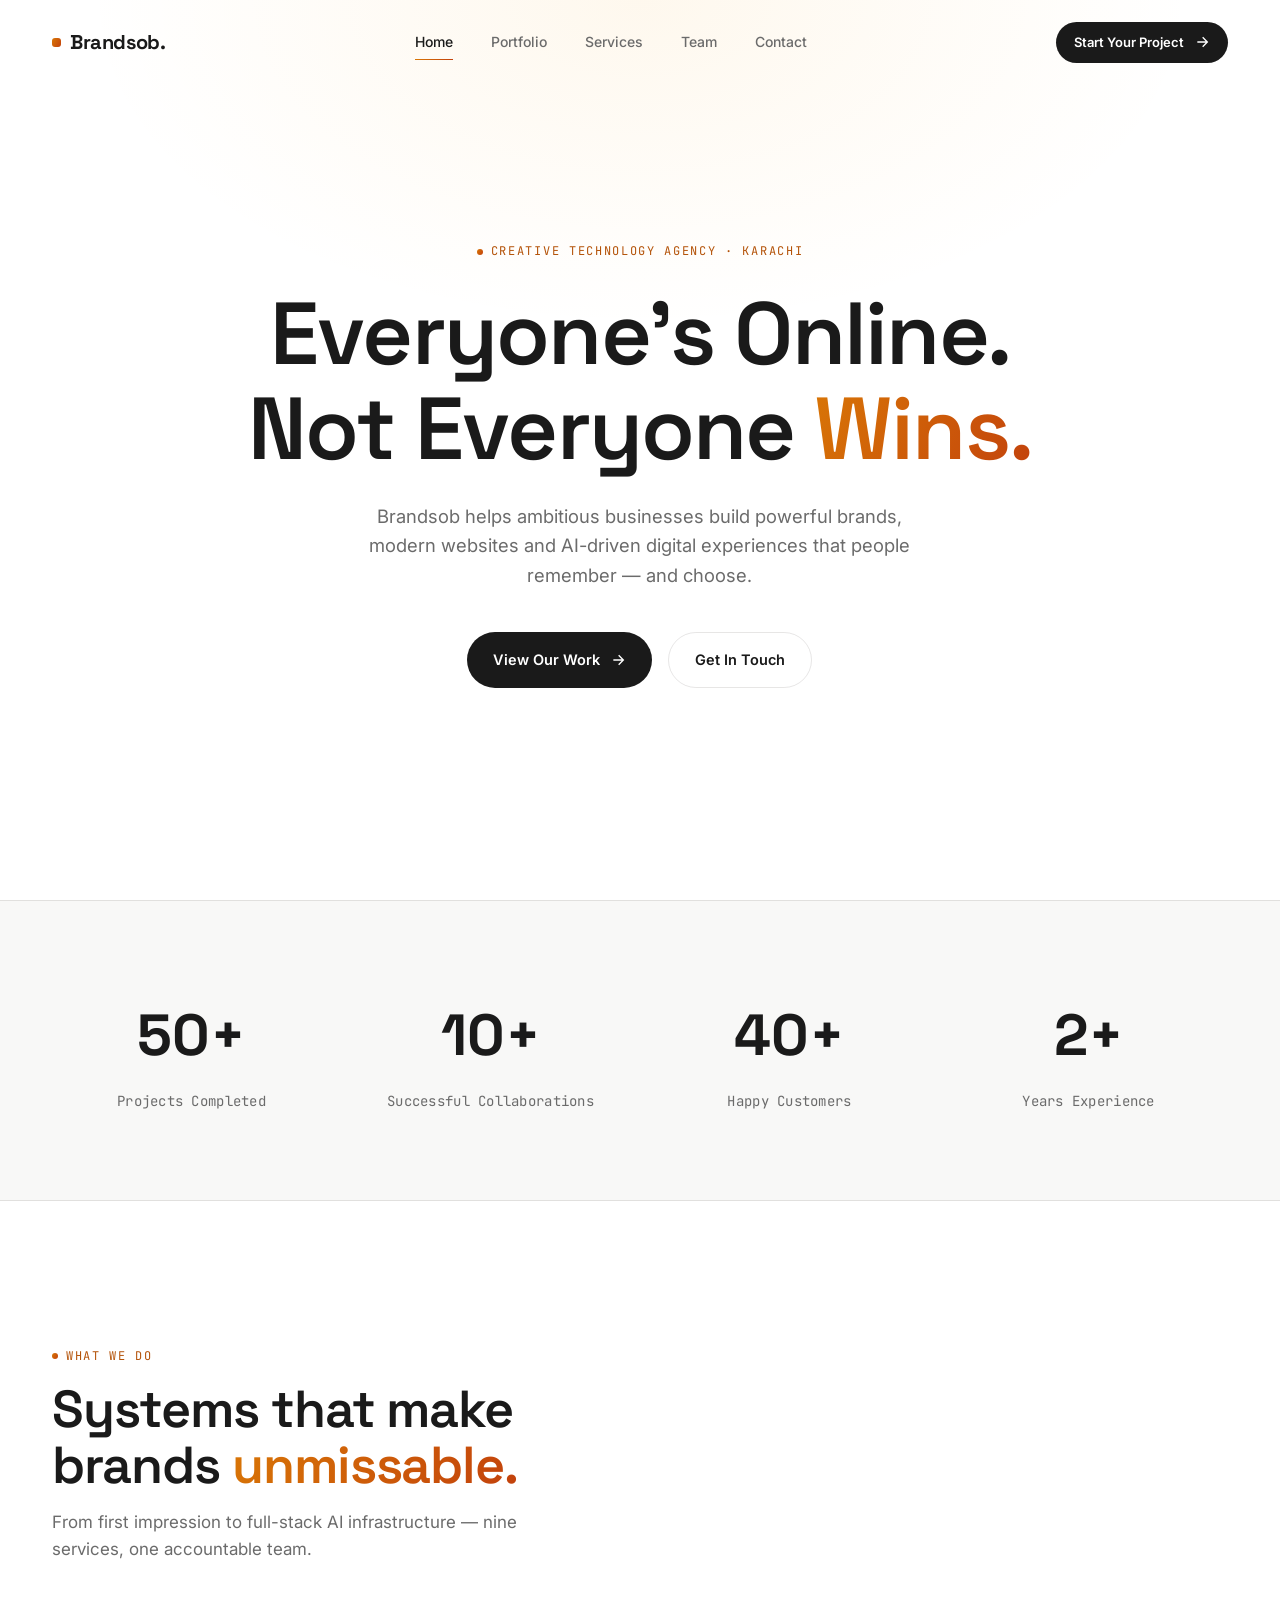
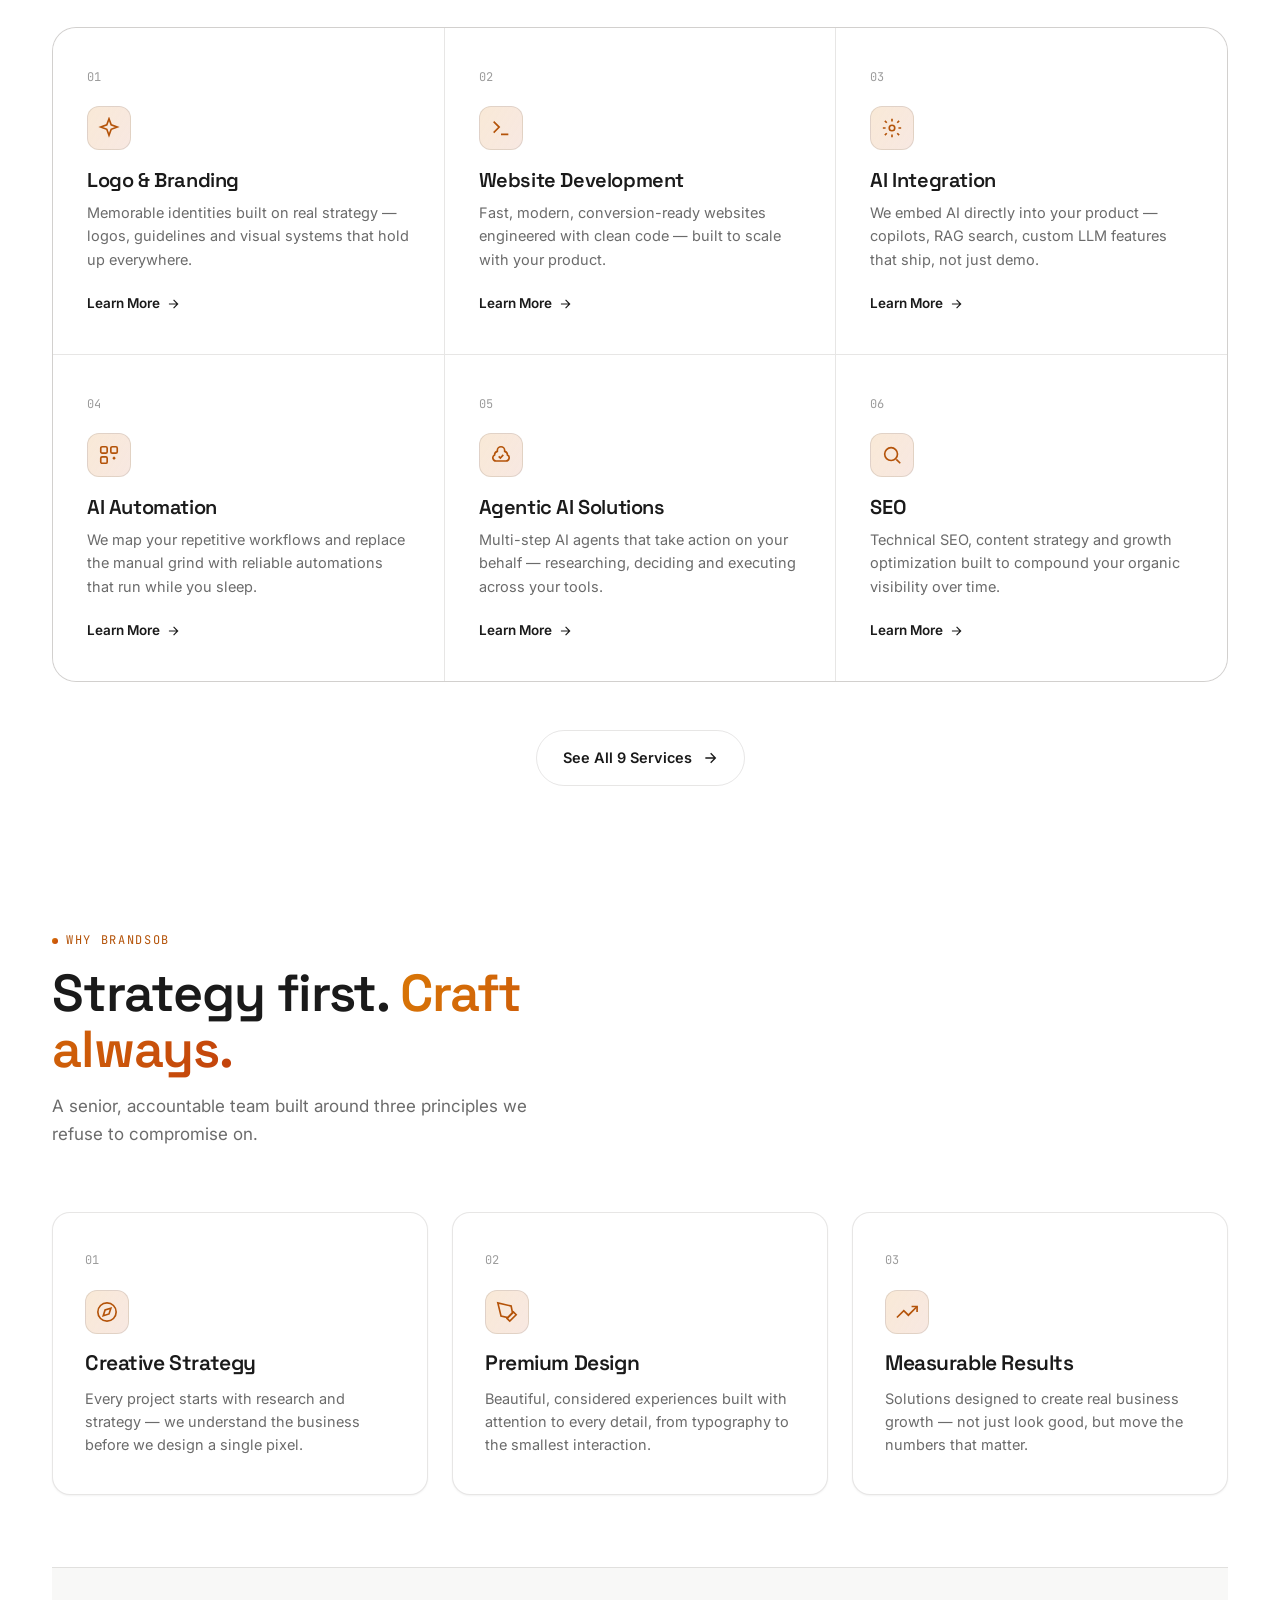
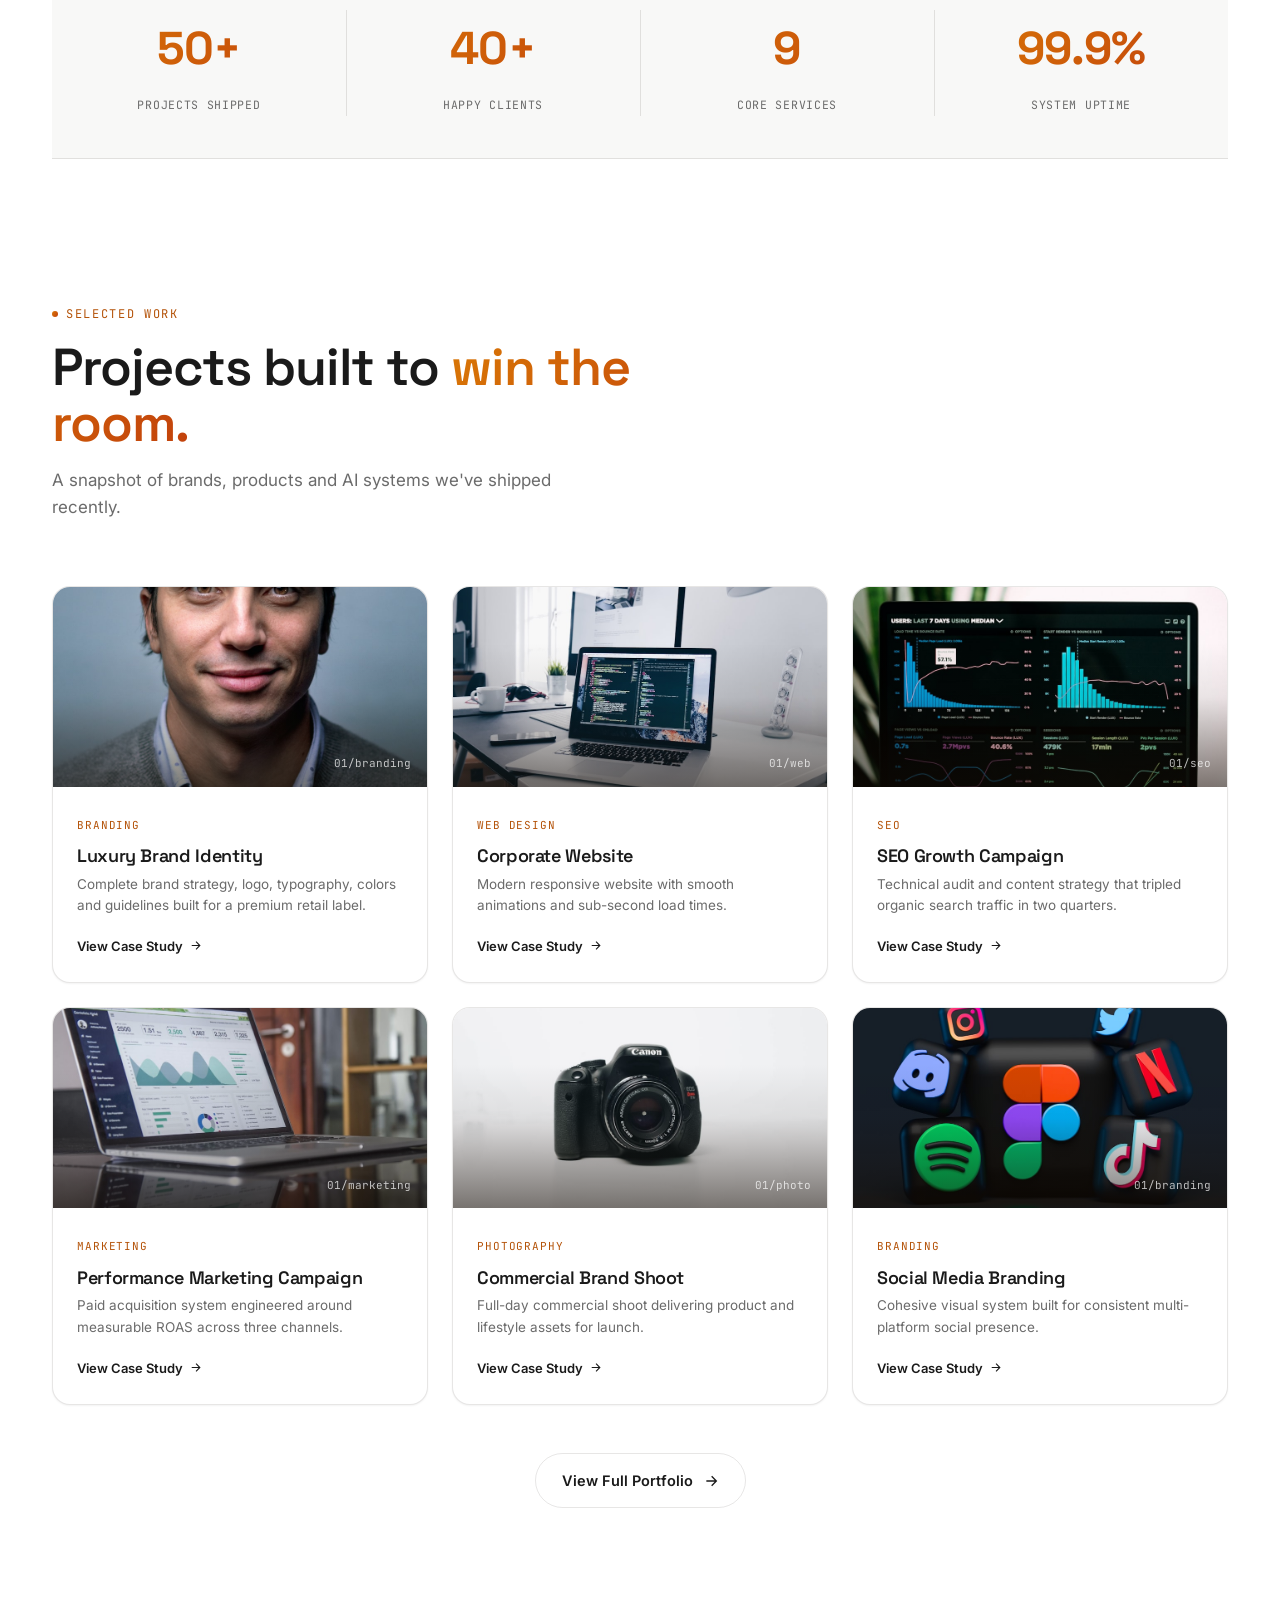
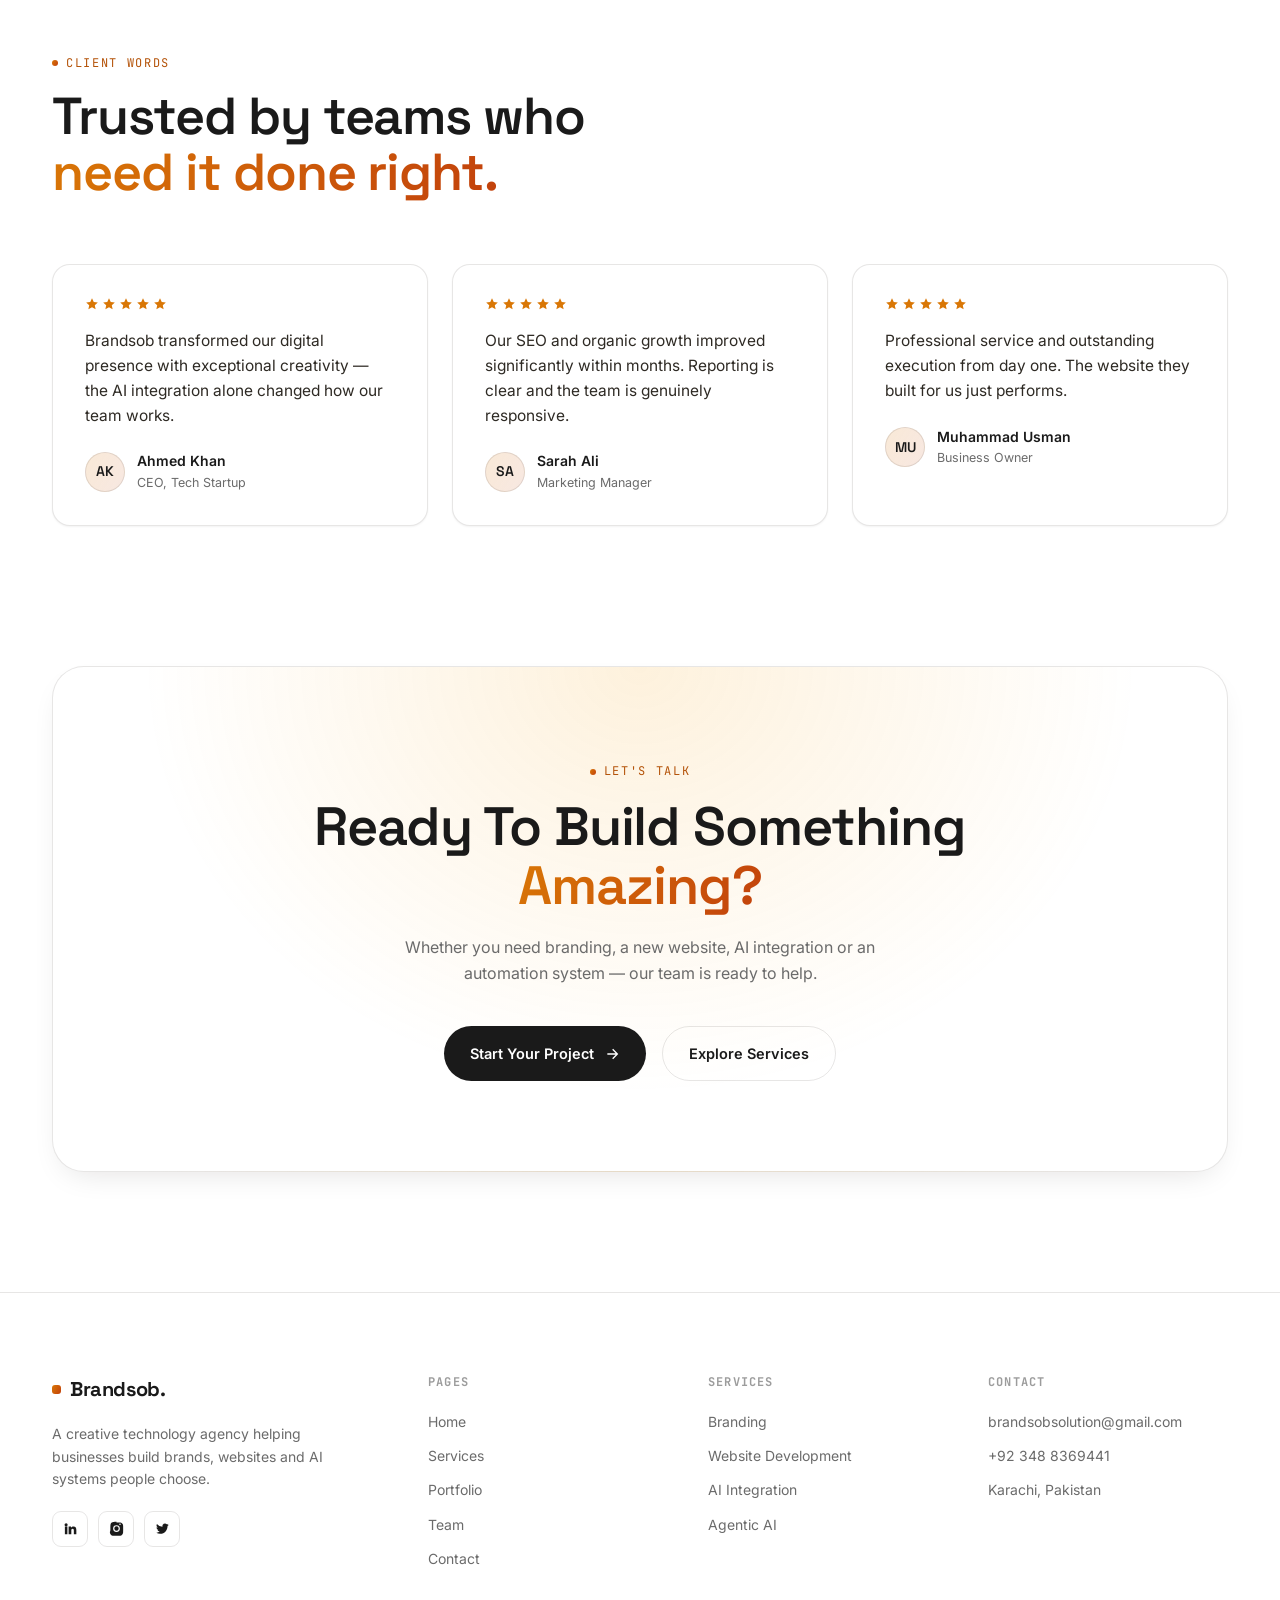
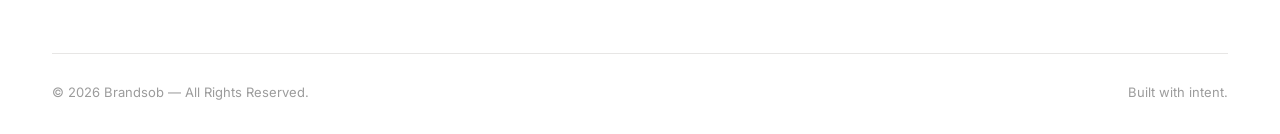
<file: index.html>
<!DOCTYPE html>
<html lang="en">
<head>
<meta charset="UTF-8">
<meta name="viewport" content="width=device-width, initial-scale=1.0">
<title>Brandsob — Branding, Web &amp; AI Systems for Ambitious Brands</title>
<meta name="description" content="Brandsob helps ambitious businesses build powerful brands, modern websites and AI-driven systems that people remember. Branding, web development, AI integration, agentic AI, SEO and digital marketing.">
<meta property="og:title" content="Brandsob — Everyone's Online. Not Everyone Wins.">
<meta property="og:description" content="Branding, web design, AI integration, AI automation, agentic AI and digital marketing for businesses that want to be chosen, not just found.">
<meta property="og:type" content="website">
<link rel="preconnect" href="https://fonts.googleapis.com">
<link rel="preconnect" href="https://fonts.gstatic.com" crossorigin>
<link href="https://fonts.googleapis.com/css2?family=Space+Grotesk:wght@500;600;700&family=Inter:wght@400;500;600;700&family=JetBrains+Mono:wght@400;500&display=swap" rel="stylesheet">
<link rel="stylesheet" href="css/style.css">
</head>
<body>

<!-- ===== HEADER ===== -->
<header id="siteHeader">
  <div class="wrap nav">
    <a href="index.html" class="logo"><span class="dot"></span>Brandsob.</a>
    <nav class="nav-links">
      <a href="index.html">Home</a>
      <a href="portfolio.html">Portfolio</a>
      <a href="services.html">Services</a>
      <a href="team.html">Team</a>
      <a href="contact.html">Contact</a>
    </nav>
    <div class="nav-right">
      <a href="contact.html" class="btn btn-primary btn-sm">Start Your Project <svg viewBox="0 0 24 24" fill="none" stroke="currentColor" stroke-width="2"><path d="M5 12h14M13 5l7 7-7 7"/></svg></a>
      <button class="burger" id="burgerBtn" aria-label="Open menu"><span></span><span></span><span></span></button>
    </div>
  </div>
</header>

<div class="mobile-menu" id="mobileMenu">
  <a href="index.html">Home</a>
  <a href="portfolio.html">Portfolio</a>
  <a href="services.html">Services</a>
  <a href="team.html">Team</a>
  <a href="contact.html">Contact</a>
</div>

<!-- ===== HERO (centered) ===== -->
<section class="hero">
  <div class="wrap hero-inner">
    <span class="eyebrow center">Creative Technology Agency · Karachi</span>
    <h1>Everyone's Online.<br>Not Everyone <span class="grad-text">Wins.</span></h1>
    <p class="lead">Brandsob helps ambitious businesses build powerful brands, modern websites and AI-driven digital experiences that people remember — and choose.</p>
    <div class="hero-ctas">
      <a href="portfolio.html" class="btn btn-primary">View Our Work <svg viewBox="0 0 24 24" fill="none" stroke="currentColor" stroke-width="2"><path d="M5 12h14M13 5l7 7-7 7"/></svg></a>
      <a href="contact.html" class="btn btn-ghost">Get In Touch</a>
    </div>
  </div>
  <!-- <div class="scroll-cue"><span>Scroll</span><span class="line"></span></div> -->
</section>

<!-- ===== IMPACT ===== -->
<section class="impact">
  <div class="wrap impact-grid">
    <div class="reveal"><div class="impact-num"><span class="counter" data-target="50">0</span>+</div><div class="impact-label">Projects Completed</div></div>
    <div class="reveal"><div class="impact-num"><span class="counter" data-target="10">0</span>+</div><div class="impact-label">Successful Collaborations</div></div>
    <div class="reveal"><div class="impact-num"><span class="counter" data-target="40">0</span>+</div><div class="impact-label">Happy Customers</div></div>
    <div class="reveal"><div class="impact-num"><span class="counter" data-target="2">0</span>+</div><div class="impact-label">Years Experience</div></div>
  </div>
</section>

<!-- ===== SERVICES PREVIEW ===== -->
<section class="section" id="services">
  <div class="wrap">
    <div class="section-head reveal">
      <span class="eyebrow">What We Do</span>
      <h2>Systems that make brands <span class="grad-text">unmissable.</span></h2>
      <p>From first impression to full-stack AI infrastructure — nine services, one accountable team.</p>
    </div>
    <div class="services-grid">
      <div class="service-card reveal">
        <span class="num">01</span>
        <div class="service-icon"><svg viewBox="0 0 24 24" fill="none" stroke="currentColor" stroke-width="1.8"><path d="M12 2l2.4 6.6L21 11l-6.6 2.4L12 20l-2.4-6.6L3 11l6.6-2.4L12 2z"/></svg></div>
        <h3>Logo &amp; Branding</h3>
        <p>Memorable identities built on real strategy — logos, guidelines and visual systems that hold up everywhere.</p>
        <a href="services.html#branding" class="service-more">Learn More <svg viewBox="0 0 24 24" fill="none" stroke="currentColor" stroke-width="2"><path d="M5 12h14M13 5l7 7-7 7"/></svg></a>
      </div>
      <div class="service-card reveal">
        <span class="num">02</span>
        <div class="service-icon"><svg viewBox="0 0 24 24" fill="none" stroke="currentColor" stroke-width="1.8"><path d="M4 17l6-6-6-6M12 19h8"/></svg></div>
        <h3>Website Development</h3>
        <p>Fast, modern, conversion-ready websites engineered with clean code — built to scale with your product.</p>
        <a href="services.html#website" class="service-more">Learn More <svg viewBox="0 0 24 24" fill="none" stroke="currentColor" stroke-width="2"><path d="M5 12h14M13 5l7 7-7 7"/></svg></a>
      </div>
      <div class="service-card reveal">
        <span class="num">03</span>
        <div class="service-icon"><svg viewBox="0 0 24 24" fill="none" stroke="currentColor" stroke-width="1.8"><circle cx="12" cy="12" r="3"/><path d="M12 2v3M12 19v3M4.2 4.2l2.1 2.1M17.7 17.7l2.1 2.1M2 12h3M19 12h3M4.2 19.8l2.1-2.1M17.7 6.3l2.1-2.1"/></svg></div>
        <h3>AI Integration</h3>
        <p>We embed AI directly into your product — copilots, RAG search, custom LLM features that ship, not just demo.</p>
        <a href="services.html#ai-integration" class="service-more">Learn More <svg viewBox="0 0 24 24" fill="none" stroke="currentColor" stroke-width="2"><path d="M5 12h14M13 5l7 7-7 7"/></svg></a>
      </div>
      <div class="service-card reveal">
        <span class="num">04</span>
        <div class="service-icon"><svg viewBox="0 0 24 24" fill="none" stroke="currentColor" stroke-width="1.8"><rect x="3" y="3" width="7" height="7" rx="1.5"/><rect x="14" y="3" width="7" height="7" rx="1.5"/><rect x="3" y="14" width="7" height="7" rx="1.5"/><path d="M17.5 14v3M16 15.5h3"/></svg></div>
        <h3>AI Automation</h3>
        <p>We map your repetitive workflows and replace the manual grind with reliable automations that run while you sleep.</p>
        <a href="services.html#ai-automation" class="service-more">Learn More <svg viewBox="0 0 24 24" fill="none" stroke="currentColor" stroke-width="2"><path d="M5 12h14M13 5l7 7-7 7"/></svg></a>
      </div>
      <div class="service-card reveal">
        <span class="num">05</span>
        <div class="service-icon"><svg viewBox="0 0 24 24" fill="none" stroke="currentColor" stroke-width="1.8"><path d="M12 3a4 4 0 0 1 4 4v1a4 4 0 0 1 3 3.9 3.5 3.5 0 0 1-1.5 6.6H6.5A3.5 3.5 0 0 1 5 11.9 4 4 0 0 1 8 8V7a4 4 0 0 1 4-4z"/><path d="M9.5 13.5l1.8 1.8 3.2-3.4"/></svg></div>
        <h3>Agentic AI Solutions</h3>
        <p>Multi-step AI agents that take action on your behalf — researching, deciding and executing across your tools.</p>
        <a href="services.html#agentic-ai" class="service-more">Learn More <svg viewBox="0 0 24 24" fill="none" stroke="currentColor" stroke-width="2"><path d="M5 12h14M13 5l7 7-7 7"/></svg></a>
      </div>
      <div class="service-card reveal">
        <span class="num">06</span>
        <div class="service-icon"><svg viewBox="0 0 24 24" fill="none" stroke="currentColor" stroke-width="1.8"><circle cx="11" cy="11" r="7"/><path d="M21 21l-4.3-4.3"/></svg></div>
        <h3>SEO</h3>
        <p>Technical SEO, content strategy and growth optimization built to compound your organic visibility over time.</p>
        <a href="services.html#seo" class="service-more">Learn More <svg viewBox="0 0 24 24" fill="none" stroke="currentColor" stroke-width="2"><path d="M5 12h14M13 5l7 7-7 7"/></svg></a>
      </div>
    </div>
    <div style="text-align:center; margin-top:48px;" class="reveal">
      <a href="services.html" class="btn btn-ghost">See All 9 Services <svg viewBox="0 0 24 24" fill="none" stroke="currentColor" stroke-width="2"><path d="M5 12h14M13 5l7 7-7 7"/></svg></a>
    </div>
  </div>
</section>

<!-- ===== WHY BRANDSOB ===== -->
<section class="section" style="padding-top:0;">
  <div class="wrap">
    <div class="section-head reveal">
      <span class="eyebrow">Why Brandsob</span>
      <h2>Strategy first. <span class="grad-text">Craft always.</span></h2>
      <p>A senior, accountable team built around three principles we refuse to compromise on.</p>
    </div>
    <div class="why-grid">
      <div class="why-card reveal">
        <span class="why-index">01</span>
        <div class="why-icon"><svg viewBox="0 0 24 24" fill="none" stroke="currentColor" stroke-width="1.8"><circle cx="12" cy="12" r="10"/><path d="M16.2 7.8l-2 6.3-6.3 2 2-6.3z"/></svg></div>
        <h3>Creative Strategy</h3>
        <p>Every project starts with research and strategy — we understand the business before we design a single pixel.</p>
      </div>
      <div class="why-card reveal">
        <span class="why-index">02</span>
        <div class="why-icon"><svg viewBox="0 0 24 24" fill="none" stroke="currentColor" stroke-width="1.8"><path d="M12 19l7-7 3 3-7 7-3-3z"/><path d="M18 13l-1.5-7.5L2 2l3.5 14.5L13 18l5-5z"/></svg></div>
        <h3>Premium Design</h3>
        <p>Beautiful, considered experiences built with attention to every detail, from typography to the smallest interaction.</p>
      </div>
      <div class="why-card reveal">
        <span class="why-index">03</span>
        <div class="why-icon"><svg viewBox="0 0 24 24" fill="none" stroke="currentColor" stroke-width="1.8"><path d="M23 6l-9.5 9.5-5-5L1 18"/><path d="M17 6h6v6"/></svg></div>
        <h3>Measurable Results</h3>
        <p>Solutions designed to create real business growth — not just look good, but move the numbers that matter.</p>
      </div>
    </div>
    <div class="why-stats">
      <div class="why-stat reveal"><div class="n grad-text">50+</div><div class="l">Projects Shipped</div></div>
      <div class="why-stat reveal"><div class="n grad-text">40+</div><div class="l">Happy Clients</div></div>
      <div class="why-stat reveal"><div class="n grad-text">9</div><div class="l">Core Services</div></div>
      <div class="why-stat reveal"><div class="n grad-text">99.9%</div><div class="l">System Uptime</div></div>
    </div>
  </div>
</section>

<!-- ===== PORTFOLIO PREVIEW ===== -->
<section class="section" style="padding-top:0;">
  <div class="wrap">
    <div class="section-head reveal">
      <span class="eyebrow">Selected Work</span>
      <h2>Projects built to <span class="grad-text">win the room.</span></h2>
      <p>A snapshot of brands, products and AI systems we've shipped recently.</p>
    </div>
    <div class="portfolio-grid" id="portfolioPreview"></div>
    <div style="text-align:center; margin-top:48px;" class="reveal">
      <a href="portfolio.html" class="btn btn-ghost">View Full Portfolio <svg viewBox="0 0 24 24" fill="none" stroke="currentColor" stroke-width="2"><path d="M5 12h14M13 5l7 7-7 7"/></svg></a>
    </div>
  </div>
</section>

<!-- ===== TESTIMONIALS ===== -->
<section class="section" style="padding-top:0;">
  <div class="wrap">
    <div class="section-head reveal">
      <span class="eyebrow">Client Words</span>
      <h2>Trusted by teams who <span class="grad-text">need it done right.</span></h2>
    </div>
    <div class="test-grid">
      <div class="test-card reveal">
        <div class="stars">
          <svg viewBox="0 0 24 24" fill="currentColor"><path d="M12 2l3 6.5 7 .8-5.2 4.9L18.2 21 12 17.4 5.8 21l1.4-6.8L2 9.3l7-.8z"/></svg><svg viewBox="0 0 24 24" fill="currentColor"><path d="M12 2l3 6.5 7 .8-5.2 4.9L18.2 21 12 17.4 5.8 21l1.4-6.8L2 9.3l7-.8z"/></svg><svg viewBox="0 0 24 24" fill="currentColor"><path d="M12 2l3 6.5 7 .8-5.2 4.9L18.2 21 12 17.4 5.8 21l1.4-6.8L2 9.3l7-.8z"/></svg><svg viewBox="0 0 24 24" fill="currentColor"><path d="M12 2l3 6.5 7 .8-5.2 4.9L18.2 21 12 17.4 5.8 21l1.4-6.8L2 9.3l7-.8z"/></svg><svg viewBox="0 0 24 24" fill="currentColor"><path d="M12 2l3 6.5 7 .8-5.2 4.9L18.2 21 12 17.4 5.8 21l1.4-6.8L2 9.3l7-.8z"/></svg>
        </div>
        <p class="quote">Brandsob transformed our digital presence with exceptional creativity — the AI integration alone changed how our team works.</p>
        <div class="test-who"><div class="test-avatar">AK</div><div><div class="name">Ahmed Khan</div><div class="role">CEO, Tech Startup</div></div></div>
      </div>
      <div class="test-card reveal">
        <div class="stars">
          <svg viewBox="0 0 24 24" fill="currentColor"><path d="M12 2l3 6.5 7 .8-5.2 4.9L18.2 21 12 17.4 5.8 21l1.4-6.8L2 9.3l7-.8z"/></svg><svg viewBox="0 0 24 24" fill="currentColor"><path d="M12 2l3 6.5 7 .8-5.2 4.9L18.2 21 12 17.4 5.8 21l1.4-6.8L2 9.3l7-.8z"/></svg><svg viewBox="0 0 24 24" fill="currentColor"><path d="M12 2l3 6.5 7 .8-5.2 4.9L18.2 21 12 17.4 5.8 21l1.4-6.8L2 9.3l7-.8z"/></svg><svg viewBox="0 0 24 24" fill="currentColor"><path d="M12 2l3 6.5 7 .8-5.2 4.9L18.2 21 12 17.4 5.8 21l1.4-6.8L2 9.3l7-.8z"/></svg><svg viewBox="0 0 24 24" fill="currentColor"><path d="M12 2l3 6.5 7 .8-5.2 4.9L18.2 21 12 17.4 5.8 21l1.4-6.8L2 9.3l7-.8z"/></svg>
        </div>
        <p class="quote">Our SEO and organic growth improved significantly within months. Reporting is clear and the team is genuinely responsive.</p>
        <div class="test-who"><div class="test-avatar">SA</div><div><div class="name">Sarah Ali</div><div class="role">Marketing Manager</div></div></div>
      </div>
      <div class="test-card reveal">
        <div class="stars">
          <svg viewBox="0 0 24 24" fill="currentColor"><path d="M12 2l3 6.5 7 .8-5.2 4.9L18.2 21 12 17.4 5.8 21l1.4-6.8L2 9.3l7-.8z"/></svg><svg viewBox="0 0 24 24" fill="currentColor"><path d="M12 2l3 6.5 7 .8-5.2 4.9L18.2 21 12 17.4 5.8 21l1.4-6.8L2 9.3l7-.8z"/></svg><svg viewBox="0 0 24 24" fill="currentColor"><path d="M12 2l3 6.5 7 .8-5.2 4.9L18.2 21 12 17.4 5.8 21l1.4-6.8L2 9.3l7-.8z"/></svg><svg viewBox="0 0 24 24" fill="currentColor"><path d="M12 2l3 6.5 7 .8-5.2 4.9L18.2 21 12 17.4 5.8 21l1.4-6.8L2 9.3l7-.8z"/></svg><svg viewBox="0 0 24 24" fill="currentColor"><path d="M12 2l3 6.5 7 .8-5.2 4.9L18.2 21 12 17.4 5.8 21l1.4-6.8L2 9.3l7-.8z"/></svg>
        </div>
        <p class="quote">Professional service and outstanding execution from day one. The website they built for us just performs.</p>
        <div class="test-who"><div class="test-avatar">MU</div><div><div class="name">Muhammad Usman</div><div class="role">Business Owner</div></div></div>
      </div>
    </div>
  </div>
</section>

<!-- ===== CTA ===== -->
<section class="cta-section" style="padding-top:0;">
  <div class="wrap">
    <div class="cta-box reveal">
      <span class="eyebrow center">Let's Talk</span>
      <h2 style="margin-top:16px;">Ready To Build Something <span class="grad-text">Amazing?</span></h2>
      <p>Whether you need branding, a new website, AI integration or an automation system — our team is ready to help.</p>
      <div class="cta-actions">
        <a href="contact.html" class="btn btn-primary">Start Your Project <svg viewBox="0 0 24 24" fill="none" stroke="currentColor" stroke-width="2"><path d="M5 12h14M13 5l7 7-7 7"/></svg></a>
        <a href="services.html" class="btn btn-ghost">Explore Services</a>
      </div>
    </div>
  </div>
</section>

<!-- ===== FOOTER ===== -->
<footer>
  <div class="wrap">
    <div class="footer-top">
      <div class="footer-brand">
        <a href="index.html" class="logo"><span class="dot"></span>Brandsob.</a>
        <p>A creative technology agency helping businesses build brands, websites and AI systems people choose.</p>
        <div class="footer-social">
          <a href="#" aria-label="LinkedIn"><svg viewBox="0 0 24 24" fill="currentColor"><path d="M4.98 3.5a2.5 2.5 0 11-.02 5 2.5 2.5 0 01.02-5zM3 8.98h4V21H3V8.98zM9 8.98h3.8v1.64h.05c.53-.98 1.82-2.02 3.75-2.02 4 0 4.74 2.5 4.74 5.75V21h-4v-5.6c0-1.34-.03-3.06-1.87-3.06-1.87 0-2.16 1.46-2.16 2.96V21H9V8.98z"/></svg></a>
          <a href="#" aria-label="Instagram"><svg viewBox="0 0 24 24" fill="currentColor"><path d="M12 2.2c3.2 0 3.6 0 4.85.07 1.17.05 1.97.24 2.43.4a4.9 4.9 0 011.77 1.15 4.9 4.9 0 011.15 1.77c.16.46.35 1.26.4 2.43.07 1.25.07 1.65.07 4.85s0 3.6-.07 4.85c-.05 1.17-.24 1.97-.4 2.43a4.9 4.9 0 01-1.15 1.77 4.9 4.9 0 01-1.77 1.15c-.46.16-1.26.35-2.43.4-1.25.07-1.65.07-4.85.07s-3.6 0-4.85-.07c-1.17-.05-1.97-.24-2.43-.4a4.9 4.9 0 01-1.77-1.15 4.9 4.9 0 01-1.15-1.77c-.16-.46-.35-1.26-.4-2.43C2.2 15.6 2.2 15.2 2.2 12s0-3.6.07-4.85c.05-1.17.24-1.97.4-2.43a4.9 4.9 0 011.15-1.77A4.9 4.9 0 015.6 1.8c.46-.16 1.26-.35 2.43-.4C9.28 1.33 9.68 1.33 12 1.33zM12 6.6a5.4 5.4 0 100 10.8 5.4 5.4 0 000-10.8zm0 8.9a3.5 3.5 0 110-7 3.5 3.5 0 010 7zm5.6-9.1a1.26 1.26 0 100-2.52 1.26 1.26 0 000 2.52z"/></svg></a>
          <a href="#" aria-label="Twitter"><svg viewBox="0 0 24 24" fill="currentColor"><path d="M22 5.9c-.7.3-1.5.6-2.3.7.8-.5 1.5-1.3 1.8-2.3-.8.5-1.7.8-2.6 1a4.1 4.1 0 00-7 3.7A11.6 11.6 0 013 4.9a4.1 4.1 0 001.3 5.5c-.7 0-1.3-.2-1.9-.5v.1c0 2 1.4 3.6 3.3 4a4 4 0 01-1.9.1 4.1 4.1 0 003.8 2.8A8.2 8.2 0 012 18.6a11.6 11.6 0 006.3 1.8c7.5 0 11.7-6.3 11.7-11.7v-.5c.8-.6 1.5-1.3 2-2.3z"/></svg></a>
        </div>
      </div>
      <div class="footer-col">
        <h5>Pages</h5>
        <a href="index.html">Home</a>
        <a href="services.html">Services</a>
        <a href="portfolio.html">Portfolio</a>
        <a href="team.html">Team</a>
        <a href="contact.html">Contact</a>
      </div>
      <div class="footer-col">
        <h5>Services</h5>
        <a href="services.html#branding">Branding</a>
        <a href="services.html#website">Website Development</a>
        <a href="services.html#ai-integration">AI Integration</a>
        <a href="services.html#agentic-ai">Agentic AI</a>
      </div>
      <div class="footer-col">
        <h5>Contact</h5>
        <a href="mailto:brandsobsolution@gmail.com">brandsobsolution@gmail.com</a>
        <a href="tel:+923488369441">+92 348 8369441</a>
        <a href="contact.html">Karachi, Pakistan</a>
      </div>
    </div>
    <div class="footer-bottom">
      <p>© 2026 Brandsob — All Rights Reserved.</p>
      <p>Built with intent.</p>
    </div>
  </div>
</footer>

<script src="js/main.js"></script>
</body>
</html>
</file>
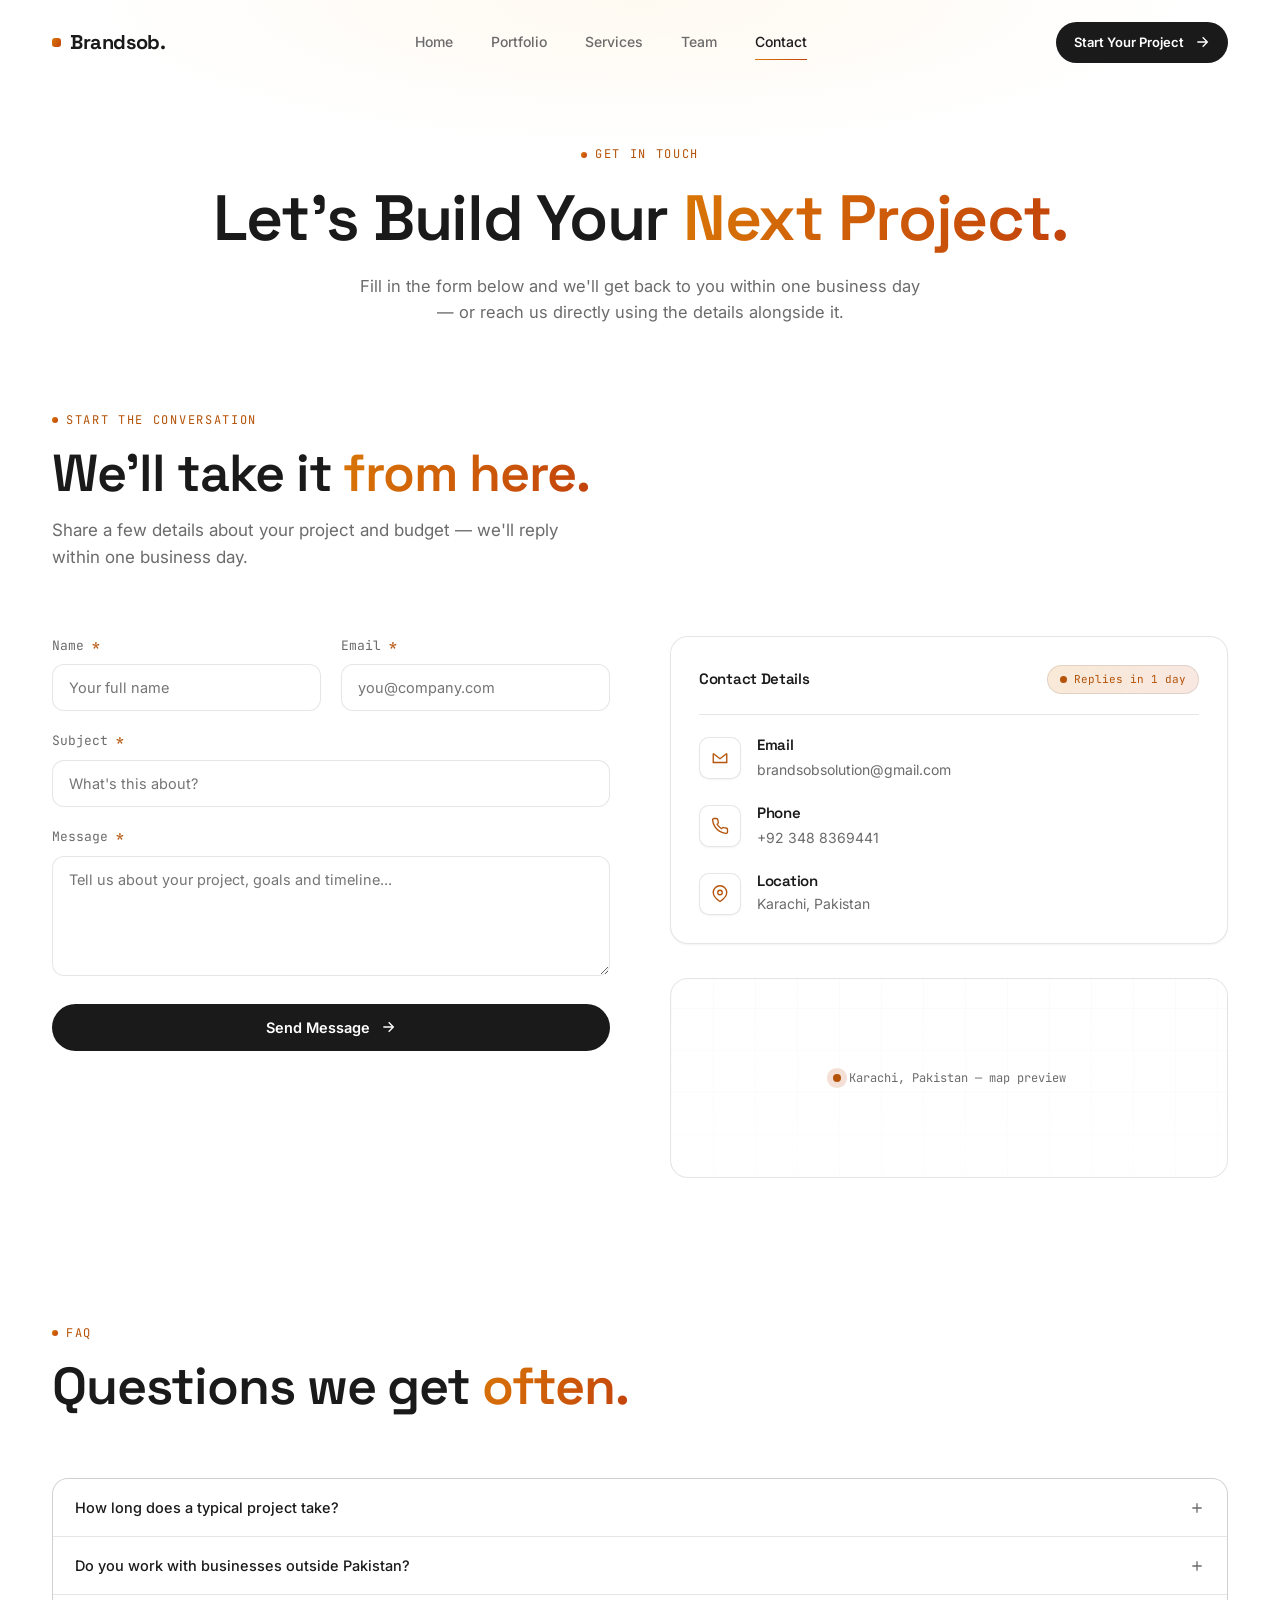
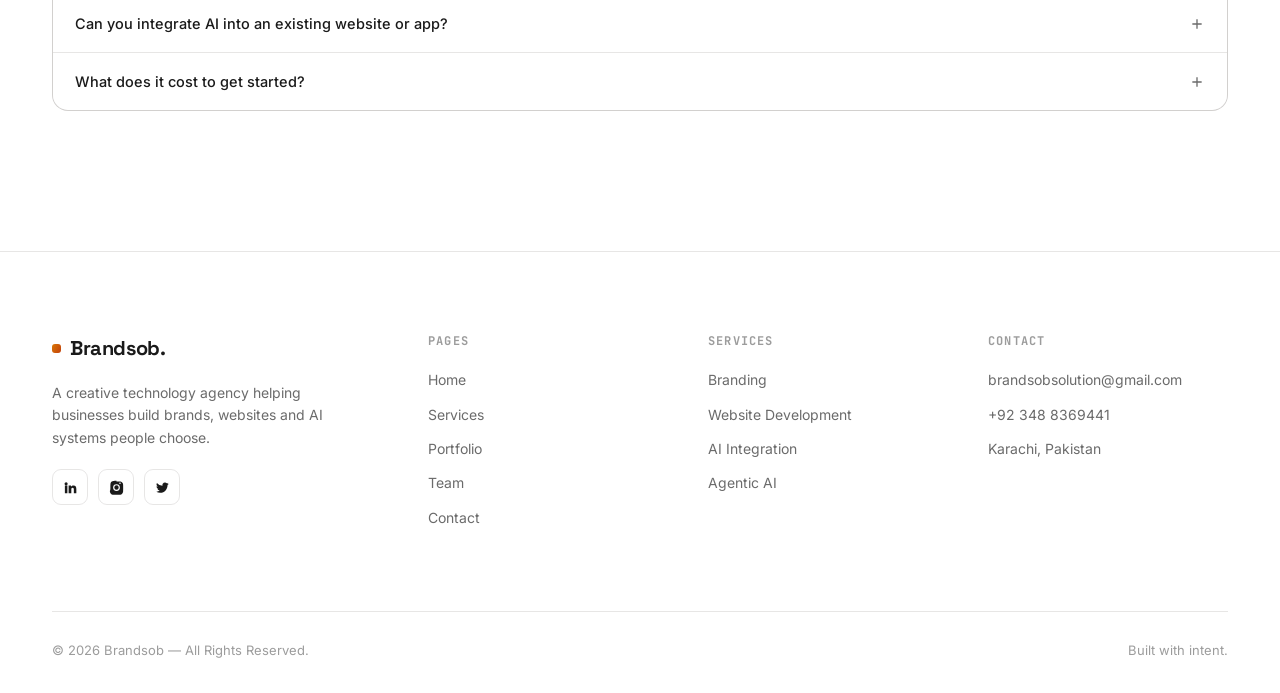
<file: contact.html>
<!DOCTYPE html>
<html lang="en">
<head>
<meta charset="UTF-8">
<meta name="viewport" content="width=device-width, initial-scale=1.0">
<title>Contact — Brandsob | Start Your Project</title>
<meta name="description" content="Get in touch with Brandsob for branding, web development, AI integration, automation and marketing projects. Based in Karachi, Pakistan.">
<link rel="preconnect" href="https://fonts.googleapis.com">
<link rel="preconnect" href="https://fonts.gstatic.com" crossorigin>
<link href="https://fonts.googleapis.com/css2?family=Space+Grotesk:wght@500;600;700&family=Inter:wght@400;500;600;700&family=JetBrains+Mono:wght@400;500&display=swap" rel="stylesheet">
<link rel="stylesheet" href="css/style.css">
</head>
<body>

<header id="siteHeader">
  <div class="wrap nav">
    <a href="index.html" class="logo"><span class="dot"></span>Brandsob.</a>
    <nav class="nav-links">
      <a href="index.html">Home</a>
      <a href="portfolio.html">Portfolio</a>
      <a href="services.html">Services</a>
      <a href="team.html">Team</a>
      <a href="contact.html">Contact</a>
    </nav>
    <div class="nav-right">
      <a href="contact.html" class="btn btn-primary btn-sm">Start Your Project <svg viewBox="0 0 24 24" fill="none" stroke="currentColor" stroke-width="2"><path d="M5 12h14M13 5l7 7-7 7"/></svg></a>
      <button class="burger" id="burgerBtn" aria-label="Open menu"><span></span><span></span><span></span></button>
    </div>
  </div>
</header>

<div class="mobile-menu" id="mobileMenu">
  <a href="index.html">Home</a>
  <a href="portfolio.html">Portfolio</a>
  <a href="services.html">Services</a>
  <a href="team.html">Team</a>
  <a href="contact.html">Contact</a>
</div>

<section class="page-hero">
  <div class="wrap">
    <span class="eyebrow center">Get In Touch</span>
    <h1>Let's Build Your <span class="grad-text">Next Project.</span></h1>
    <p>Fill in the form below and we'll get back to you within one business day — or reach us directly using the details alongside it.</p>
  </div>
</section>

<section class="section" style="padding-top:0;" id="contact">
  <div class="wrap">
    <div class="section-head reveal">
      <span class="eyebrow">Start The Conversation</span>
      <h2>We'll take it <span class="grad-text">from here.</span></h2>
      <p>Share a few details about your project and budget — we'll reply within one business day.</p>
    </div>
    <div class="contact-grid">
      <form id="contactForm" class="reveal" novalidate>
        <div class="form-row">
          <div class="form-group" id="grp-name">
            <label for="name">Name <span class="req">*</span></label>
            <input type="text" id="name" name="name" placeholder="Your full name" autocomplete="name">
            <div class="form-error">Please enter your name.</div>
          </div>
          <div class="form-group" id="grp-email">
            <label for="email">Email <span class="req">*</span></label>
            <input type="email" id="email" name="email" placeholder="you@company.com" autocomplete="email">
            <div class="form-error">Please enter a valid email address.</div>
          </div>
        </div>
        <div class="form-group" id="grp-subject">
          <label for="subject">Subject <span class="req">*</span></label>
          <input type="text" id="subject" name="subject" placeholder="What's this about?">
          <div class="form-error">Please enter a subject.</div>
        </div>
        <div class="form-group" id="grp-message">
          <label for="message">Message <span class="req">*</span></label>
          <textarea id="message" name="message" placeholder="Tell us about your project, goals and timeline..."></textarea>
          <div class="form-error">Please enter a message (min. 10 characters).</div>
        </div>
        <button type="submit" class="btn btn-primary" style="width:100%; justify-content:center;">Send Message <svg viewBox="0 0 24 24" fill="none" stroke="currentColor" stroke-width="2"><path d="M5 12h14M13 5l7 7-7 7"/></svg></button>
        <div class="form-status" id="formStatus">Thanks — your message has been sent. We'll be in touch soon.</div>
      </form>

      <div class="contact-info reveal">
        <div class="info-card">
          <div class="info-card-head">
            <h4>Contact Details</h4>
            <span class="info-badge"><span class="dot"></span>Replies in 1 day</span>
          </div>
          <div class="info-item">
            <div class="info-icon"><svg viewBox="0 0 24 24" fill="none" stroke="currentColor" stroke-width="1.8"><path d="M3 6l9 7 9-7M3 6v12h18V6"/></svg></div>
            <div><h4>Email</h4><a href="mailto:brandsobsolution@gmail.com">brandsobsolution@gmail.com</a></div>
          </div>
          <div class="info-item">
            <div class="info-icon"><svg viewBox="0 0 24 24" fill="none" stroke="currentColor" stroke-width="1.8"><path d="M22 16.9v3a2 2 0 01-2.2 2 19.8 19.8 0 01-8.6-3.1 19.5 19.5 0 01-6-6A19.8 19.8 0 012.1 4.2 2 2 0 014.1 2h3a2 2 0 012 1.7c.1.9.3 1.8.6 2.7a2 2 0 01-.4 2.1L8.1 9.7a16 16 0 006 6l1.2-1.2a2 2 0 012.1-.4c.9.3 1.8.5 2.7.6a2 2 0 011.9 2.2z"/></svg></div>
            <div><h4>Phone</h4><a href="tel:+923488369441">+92 348 8369441</a></div>
          </div>
          <div class="info-item">
            <div class="info-icon"><svg viewBox="0 0 24 24" fill="none" stroke="currentColor" stroke-width="1.8"><path d="M21 10c0 6-9 12-9 12s-9-6-9-12a9 9 0 1118 0z"/><circle cx="12" cy="10" r="3"/></svg></div>
            <div><h4>Location</h4><p>Karachi, Pakistan</p></div>
          </div>
        </div>
        <div class="map-placeholder">
          <span><span class="map-pin"></span>Karachi, Pakistan — map preview</span>
        </div>
      </div>
    </div>
  </div>
</section>

<section class="section" style="padding-top:0;">
  <div class="wrap">
    <div class="section-head reveal">
      <span class="eyebrow">FAQ</span>
      <h2>Questions we get <span class="grad-text">often.</span></h2>
    </div>
    <div class="faq-list reveal">
      <div class="faq-item">
        <button class="faq-q">How long does a typical project take? <svg viewBox="0 0 24 24" fill="none" stroke="currentColor" stroke-width="2"><path d="M12 5v14M5 12h14"/></svg></button>
        <div class="faq-a"><p>It depends on scope — branding usually takes 2–4 weeks, websites 3–6 weeks, and AI or automation projects 4–9 weeks depending on complexity.</p></div>
      </div>
      <div class="faq-item">
        <button class="faq-q">Do you work with businesses outside Pakistan? <svg viewBox="0 0 24 24" fill="none" stroke="currentColor" stroke-width="2"><path d="M12 5v14M5 12h14"/></svg></button>
        <div class="faq-a"><p>Yes — we work with clients globally and run projects remotely with clear async communication and regular check-ins.</p></div>
      </div>
      <div class="faq-item">
        <button class="faq-q">Can you integrate AI into an existing website or app? <svg viewBox="0 0 24 24" fill="none" stroke="currentColor" stroke-width="2"><path d="M12 5v14M5 12h14"/></svg></button>
        <div class="faq-a"><p>Absolutely — most of our AI integration work happens inside existing products, connecting to your current data and APIs.</p></div>
      </div>
      <div class="faq-item">
        <button class="faq-q">What does it cost to get started? <svg viewBox="0 0 24 24" fill="none" stroke="currentColor" stroke-width="2"><path d="M12 5v14M5 12h14"/></svg></button>
        <div class="faq-a"><p>Every project is scoped individually. Send us a message with your goals and budget range, and we'll get back with a clear proposal.</p></div>
      </div>
    </div>
  </div>
</section>

<footer>
  <div class="wrap">
    <div class="footer-top">
      <div class="footer-brand">
        <a href="index.html" class="logo"><span class="dot"></span>Brandsob.</a>
        <p>A creative technology agency helping businesses build brands, websites and AI systems people choose.</p>
        <div class="footer-social">
          <a href="#" aria-label="LinkedIn"><svg viewBox="0 0 24 24" fill="currentColor"><path d="M4.98 3.5a2.5 2.5 0 11-.02 5 2.5 2.5 0 01.02-5zM3 8.98h4V21H3V8.98zM9 8.98h3.8v1.64h.05c.53-.98 1.82-2.02 3.75-2.02 4 0 4.74 2.5 4.74 5.75V21h-4v-5.6c0-1.34-.03-3.06-1.87-3.06-1.87 0-2.16 1.46-2.16 2.96V21H9V8.98z"/></svg></a>
          <a href="#" aria-label="Instagram"><svg viewBox="0 0 24 24" fill="currentColor"><path d="M12 2.2c3.2 0 3.6 0 4.85.07 1.17.05 1.97.24 2.43.4a4.9 4.9 0 011.77 1.15 4.9 4.9 0 011.15 1.77c.16.46.35 1.26.4 2.43.07 1.25.07 1.65.07 4.85s0 3.6-.07 4.85c-.05 1.17-.24 1.97-.4 2.43a4.9 4.9 0 01-1.15 1.77 4.9 4.9 0 01-1.77 1.15c-.46.16-1.26.35-2.43.4-1.25.07-1.65.07-4.85.07s-3.6 0-4.85-.07c-1.17-.05-1.97-.24-2.43-.4a4.9 4.9 0 01-1.77-1.15 4.9 4.9 0 01-1.15-1.77c-.16-.46-.35-1.26-.4-2.43C2.2 15.6 2.2 15.2 2.2 12s0-3.6.07-4.85c.05-1.17.24-1.97.4-2.43a4.9 4.9 0 011.15-1.77A4.9 4.9 0 015.6 1.8c.46-.16 1.26-.35 2.43-.4C9.28 1.33 9.68 1.33 12 1.33zM12 6.6a5.4 5.4 0 100 10.8 5.4 5.4 0 000-10.8zm0 8.9a3.5 3.5 0 110-7 3.5 3.5 0 010 7zm5.6-9.1a1.26 1.26 0 100-2.52 1.26 1.26 0 000 2.52z"/></svg></a>
          <a href="#" aria-label="Twitter"><svg viewBox="0 0 24 24" fill="currentColor"><path d="M22 5.9c-.7.3-1.5.6-2.3.7.8-.5 1.5-1.3 1.8-2.3-.8.5-1.7.8-2.6 1a4.1 4.1 0 00-7 3.7A11.6 11.6 0 013 4.9a4.1 4.1 0 001.3 5.5c-.7 0-1.3-.2-1.9-.5v.1c0 2 1.4 3.6 3.3 4a4 4 0 01-1.9.1 4.1 4.1 0 003.8 2.8A8.2 8.2 0 012 18.6a11.6 11.6 0 006.3 1.8c7.5 0 11.7-6.3 11.7-11.7v-.5c.8-.6 1.5-1.3 2-2.3z"/></svg></a>
        </div>
      </div>
      <div class="footer-col">
        <h5>Pages</h5>
        <a href="index.html">Home</a>
        <a href="services.html">Services</a>
        <a href="portfolio.html">Portfolio</a>
        <a href="team.html">Team</a>
        <a href="contact.html">Contact</a>
      </div>
      <div class="footer-col">
        <h5>Services</h5>
        <a href="services.html#branding">Branding</a>
        <a href="services.html#website">Website Development</a>
        <a href="services.html#ai-integration">AI Integration</a>
        <a href="services.html#agentic-ai">Agentic AI</a>
      </div>
      <div class="footer-col">
        <h5>Contact</h5>
        <a href="mailto:brandsobsolution@gmail.com">brandsobsolution@gmail.com</a>
        <a href="tel:+923488369441">+92 348 8369441</a>
        <a href="contact.html">Karachi, Pakistan</a>
      </div>
    </div>
    <div class="footer-bottom">
      <p>© 2026 Brandsob — All Rights Reserved.</p>
      <p>Built with intent.</p>
    </div>
  </div>
</footer>

<script src="js/main.js"></script>
</body>
</html>
</file>
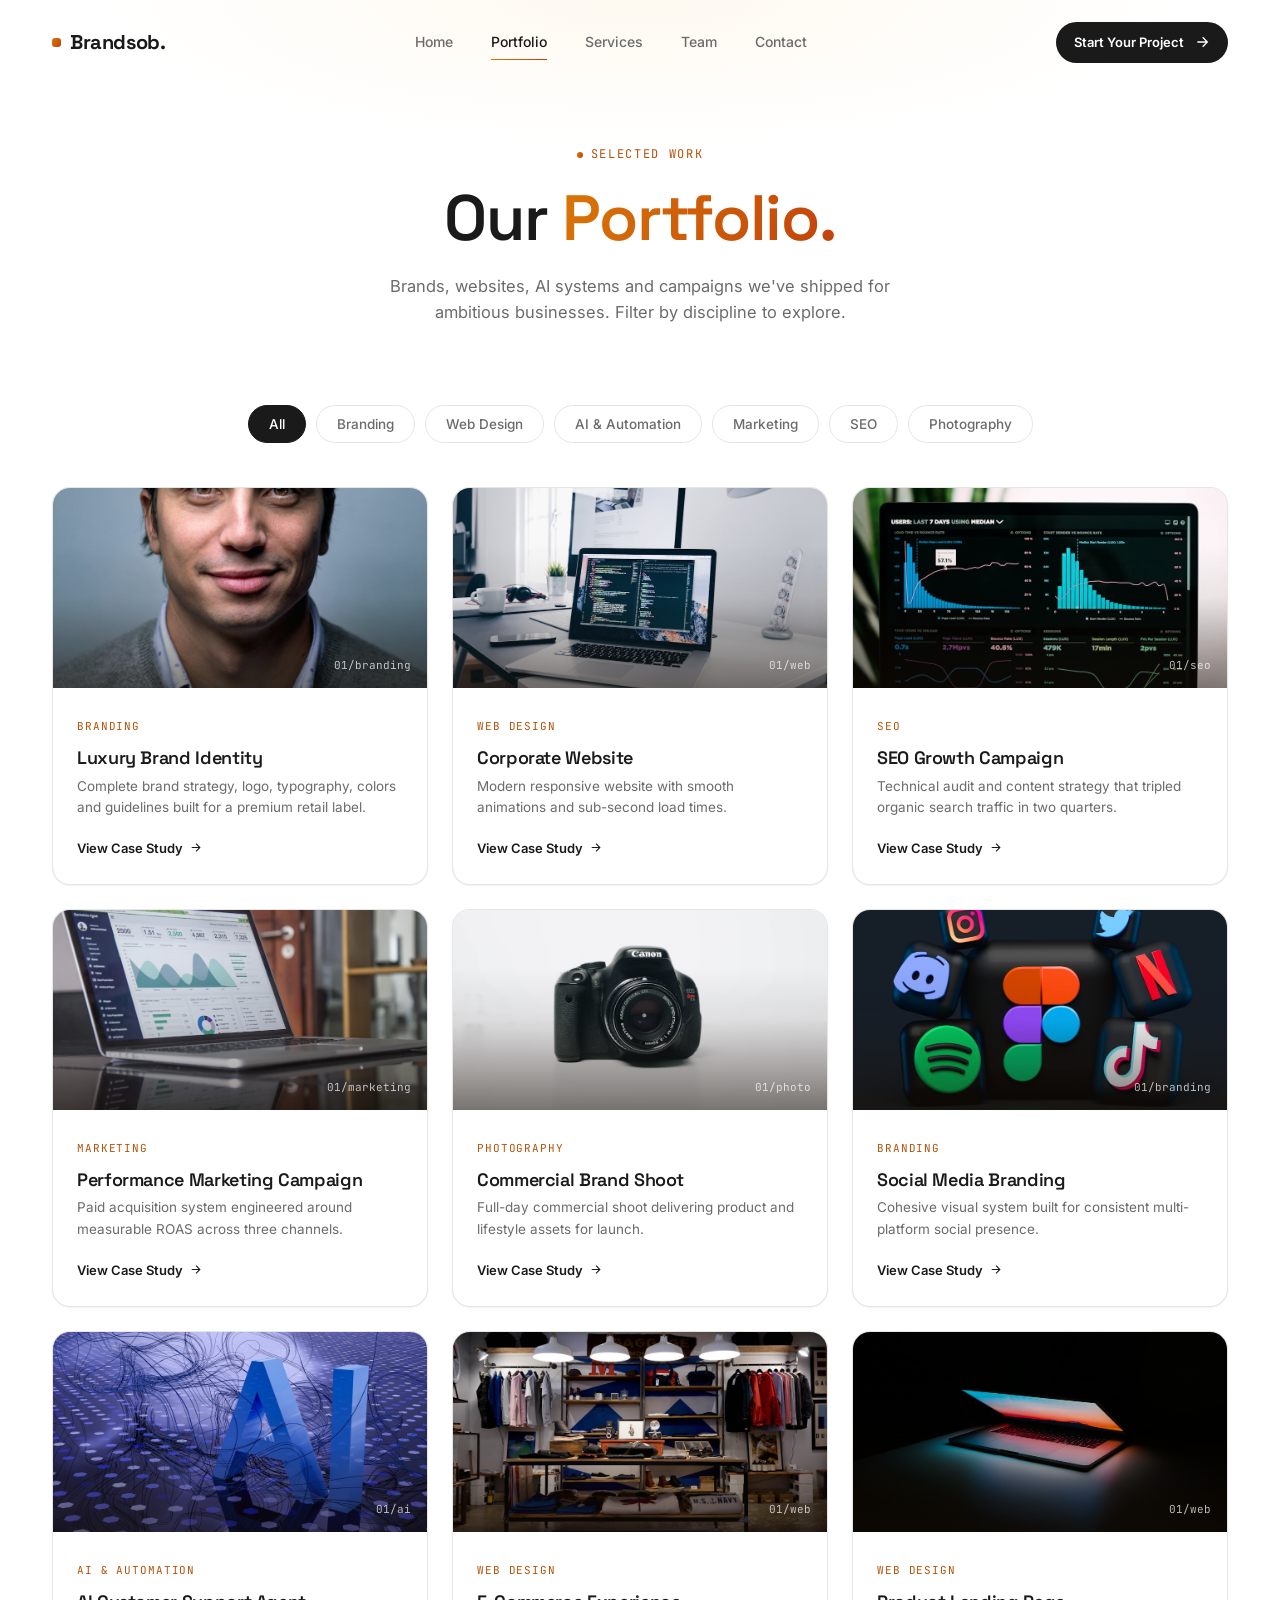
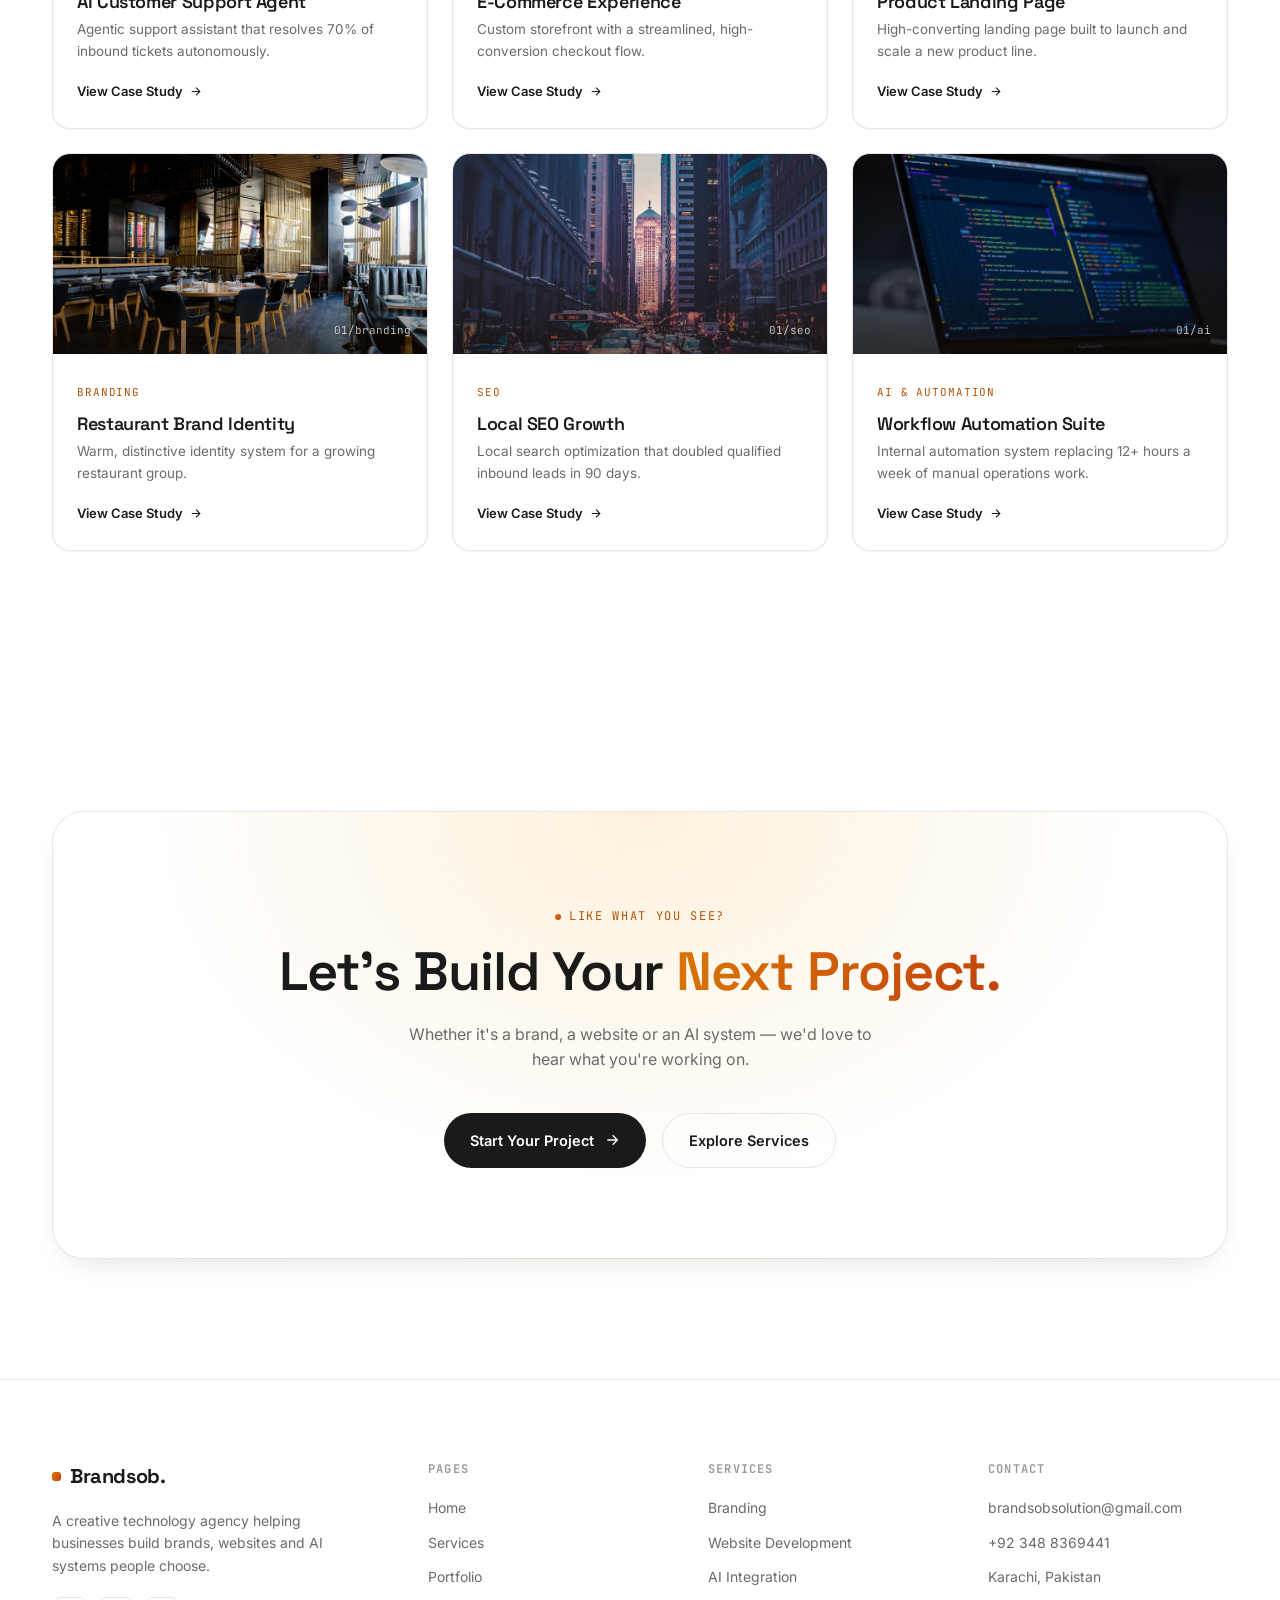
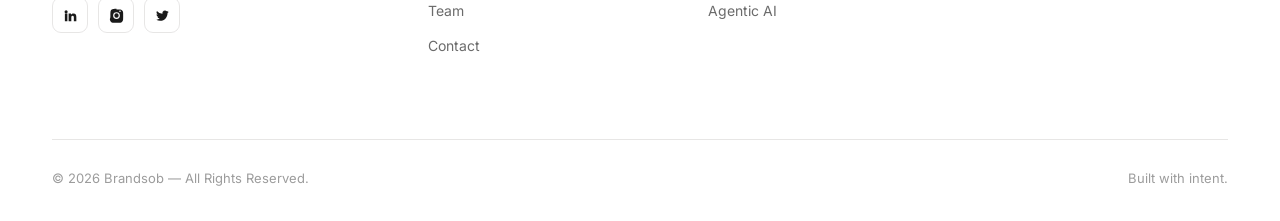
<file: portfolio.html>
<!DOCTYPE html>
<html lang="en">
<head>
<meta charset="UTF-8">
<meta name="viewport" content="width=device-width, initial-scale=1.0">
<title>Portfolio — Brandsob | Selected Work</title>
<meta name="description" content="Explore Brandsob's portfolio across branding, web design, AI &amp; automation, digital marketing, SEO and brand photography.">
<link rel="preconnect" href="https://fonts.googleapis.com">
<link rel="preconnect" href="https://fonts.gstatic.com" crossorigin>
<link href="https://fonts.googleapis.com/css2?family=Space+Grotesk:wght@500;600;700&family=Inter:wght@400;500;600;700&family=JetBrains+Mono:wght@400;500&display=swap" rel="stylesheet">
<link rel="stylesheet" href="css/style.css">
</head>
<body>

<header id="siteHeader">
  <div class="wrap nav">
    <a href="index.html" class="logo"><span class="dot"></span>Brandsob.</a>
    <nav class="nav-links">
      <a href="index.html">Home</a>
      <a href="portfolio.html">Portfolio</a>
      <a href="services.html">Services</a>
      <a href="team.html">Team</a>
      <a href="contact.html">Contact</a>
    </nav>
    <div class="nav-right">
      <a href="contact.html" class="btn btn-primary btn-sm">Start Your Project <svg viewBox="0 0 24 24" fill="none" stroke="currentColor" stroke-width="2"><path d="M5 12h14M13 5l7 7-7 7"/></svg></a>
      <button class="burger" id="burgerBtn" aria-label="Open menu"><span></span><span></span><span></span></button>
    </div>
  </div>
</header>

<div class="mobile-menu" id="mobileMenu">
  <a href="index.html">Home</a>
  <a href="portfolio.html">Portfolio</a>
  <a href="services.html">Services</a>
  <a href="team.html">Team</a>
  <a href="contact.html">Contact</a>
</div>

<section class="page-hero">
  <div class="wrap">
    <span class="eyebrow center">Selected Work</span>
    <h1>Our <span class="grad-text">Portfolio.</span></h1>
    <p>Brands, websites, AI systems and campaigns we've shipped for ambitious businesses. Filter by discipline to explore.</p>
  </div>
</section>

<section class="section" style="padding-top:0;">
  <div class="wrap">
    <div class="filter-row center reveal">
      <button class="filter-btn active" data-filter="all">All</button>
      <button class="filter-btn" data-filter="branding">Branding</button>
      <button class="filter-btn" data-filter="web">Web Design</button>
      <button class="filter-btn" data-filter="ai">AI &amp; Automation</button>
      <button class="filter-btn" data-filter="marketing">Marketing</button>
      <button class="filter-btn" data-filter="seo">SEO</button>
      <button class="filter-btn" data-filter="photo">Photography</button>
    </div>
    <div class="portfolio-grid" id="portfolioGrid"></div>
  </div>
</section>

<section class="cta-section">
  <div class="wrap">
    <div class="cta-box reveal">
      <span class="eyebrow center">Like What You See?</span>
      <h2 style="margin-top:16px;">Let's Build Your <span class="grad-text">Next Project.</span></h2>
      <p>Whether it's a brand, a website or an AI system — we'd love to hear what you're working on.</p>
      <div class="cta-actions">
        <a href="contact.html" class="btn btn-primary">Start Your Project <svg viewBox="0 0 24 24" fill="none" stroke="currentColor" stroke-width="2"><path d="M5 12h14M13 5l7 7-7 7"/></svg></a>
        <a href="services.html" class="btn btn-ghost">Explore Services</a>
      </div>
    </div>
  </div>
</section>

<footer>
  <div class="wrap">
    <div class="footer-top">
      <div class="footer-brand">
        <a href="index.html" class="logo"><span class="dot"></span>Brandsob.</a>
        <p>A creative technology agency helping businesses build brands, websites and AI systems people choose.</p>
        <div class="footer-social">
          <a href="#" aria-label="LinkedIn"><svg viewBox="0 0 24 24" fill="currentColor"><path d="M4.98 3.5a2.5 2.5 0 11-.02 5 2.5 2.5 0 01.02-5zM3 8.98h4V21H3V8.98zM9 8.98h3.8v1.64h.05c.53-.98 1.82-2.02 3.75-2.02 4 0 4.74 2.5 4.74 5.75V21h-4v-5.6c0-1.34-.03-3.06-1.87-3.06-1.87 0-2.16 1.46-2.16 2.96V21H9V8.98z"/></svg></a>
          <a href="#" aria-label="Instagram"><svg viewBox="0 0 24 24" fill="currentColor"><path d="M12 2.2c3.2 0 3.6 0 4.85.07 1.17.05 1.97.24 2.43.4a4.9 4.9 0 011.77 1.15 4.9 4.9 0 011.15 1.77c.16.46.35 1.26.4 2.43.07 1.25.07 1.65.07 4.85s0 3.6-.07 4.85c-.05 1.17-.24 1.97-.4 2.43a4.9 4.9 0 01-1.15 1.77 4.9 4.9 0 01-1.77 1.15c-.46.16-1.26.35-2.43.4-1.25.07-1.65.07-4.85.07s-3.6 0-4.85-.07c-1.17-.05-1.97-.24-2.43-.4a4.9 4.9 0 01-1.77-1.15 4.9 4.9 0 01-1.15-1.77c-.16-.46-.35-1.26-.4-2.43C2.2 15.6 2.2 15.2 2.2 12s0-3.6.07-4.85c.05-1.17.24-1.97.4-2.43a4.9 4.9 0 011.15-1.77A4.9 4.9 0 015.6 1.8c.46-.16 1.26-.35 2.43-.4C9.28 1.33 9.68 1.33 12 1.33zM12 6.6a5.4 5.4 0 100 10.8 5.4 5.4 0 000-10.8zm0 8.9a3.5 3.5 0 110-7 3.5 3.5 0 010 7zm5.6-9.1a1.26 1.26 0 100-2.52 1.26 1.26 0 000 2.52z"/></svg></a>
          <a href="#" aria-label="Twitter"><svg viewBox="0 0 24 24" fill="currentColor"><path d="M22 5.9c-.7.3-1.5.6-2.3.7.8-.5 1.5-1.3 1.8-2.3-.8.5-1.7.8-2.6 1a4.1 4.1 0 00-7 3.7A11.6 11.6 0 013 4.9a4.1 4.1 0 001.3 5.5c-.7 0-1.3-.2-1.9-.5v.1c0 2 1.4 3.6 3.3 4a4 4 0 01-1.9.1 4.1 4.1 0 003.8 2.8A8.2 8.2 0 012 18.6a11.6 11.6 0 006.3 1.8c7.5 0 11.7-6.3 11.7-11.7v-.5c.8-.6 1.5-1.3 2-2.3z"/></svg></a>
        </div>
      </div>
      <div class="footer-col">
        <h5>Pages</h5>
        <a href="index.html">Home</a>
        <a href="services.html">Services</a>
        <a href="portfolio.html">Portfolio</a>
        <a href="team.html">Team</a>
        <a href="contact.html">Contact</a>
      </div>
      <div class="footer-col">
        <h5>Services</h5>
        <a href="services.html#branding">Branding</a>
        <a href="services.html#website">Website Development</a>
        <a href="services.html#ai-integration">AI Integration</a>
        <a href="services.html#agentic-ai">Agentic AI</a>
      </div>
      <div class="footer-col">
        <h5>Contact</h5>
        <a href="mailto:brandsobsolution@gmail.com">brandsobsolution@gmail.com</a>
        <a href="tel:+923488369441">+92 348 8369441</a>
        <a href="contact.html">Karachi, Pakistan</a>
      </div>
    </div>
    <div class="footer-bottom">
      <p>© 2026 Brandsob — All Rights Reserved.</p>
      <p>Built with intent.</p>
    </div>
  </div>
</footer>

<script src="js/main.js"></script>
</body>
</html>
</file>
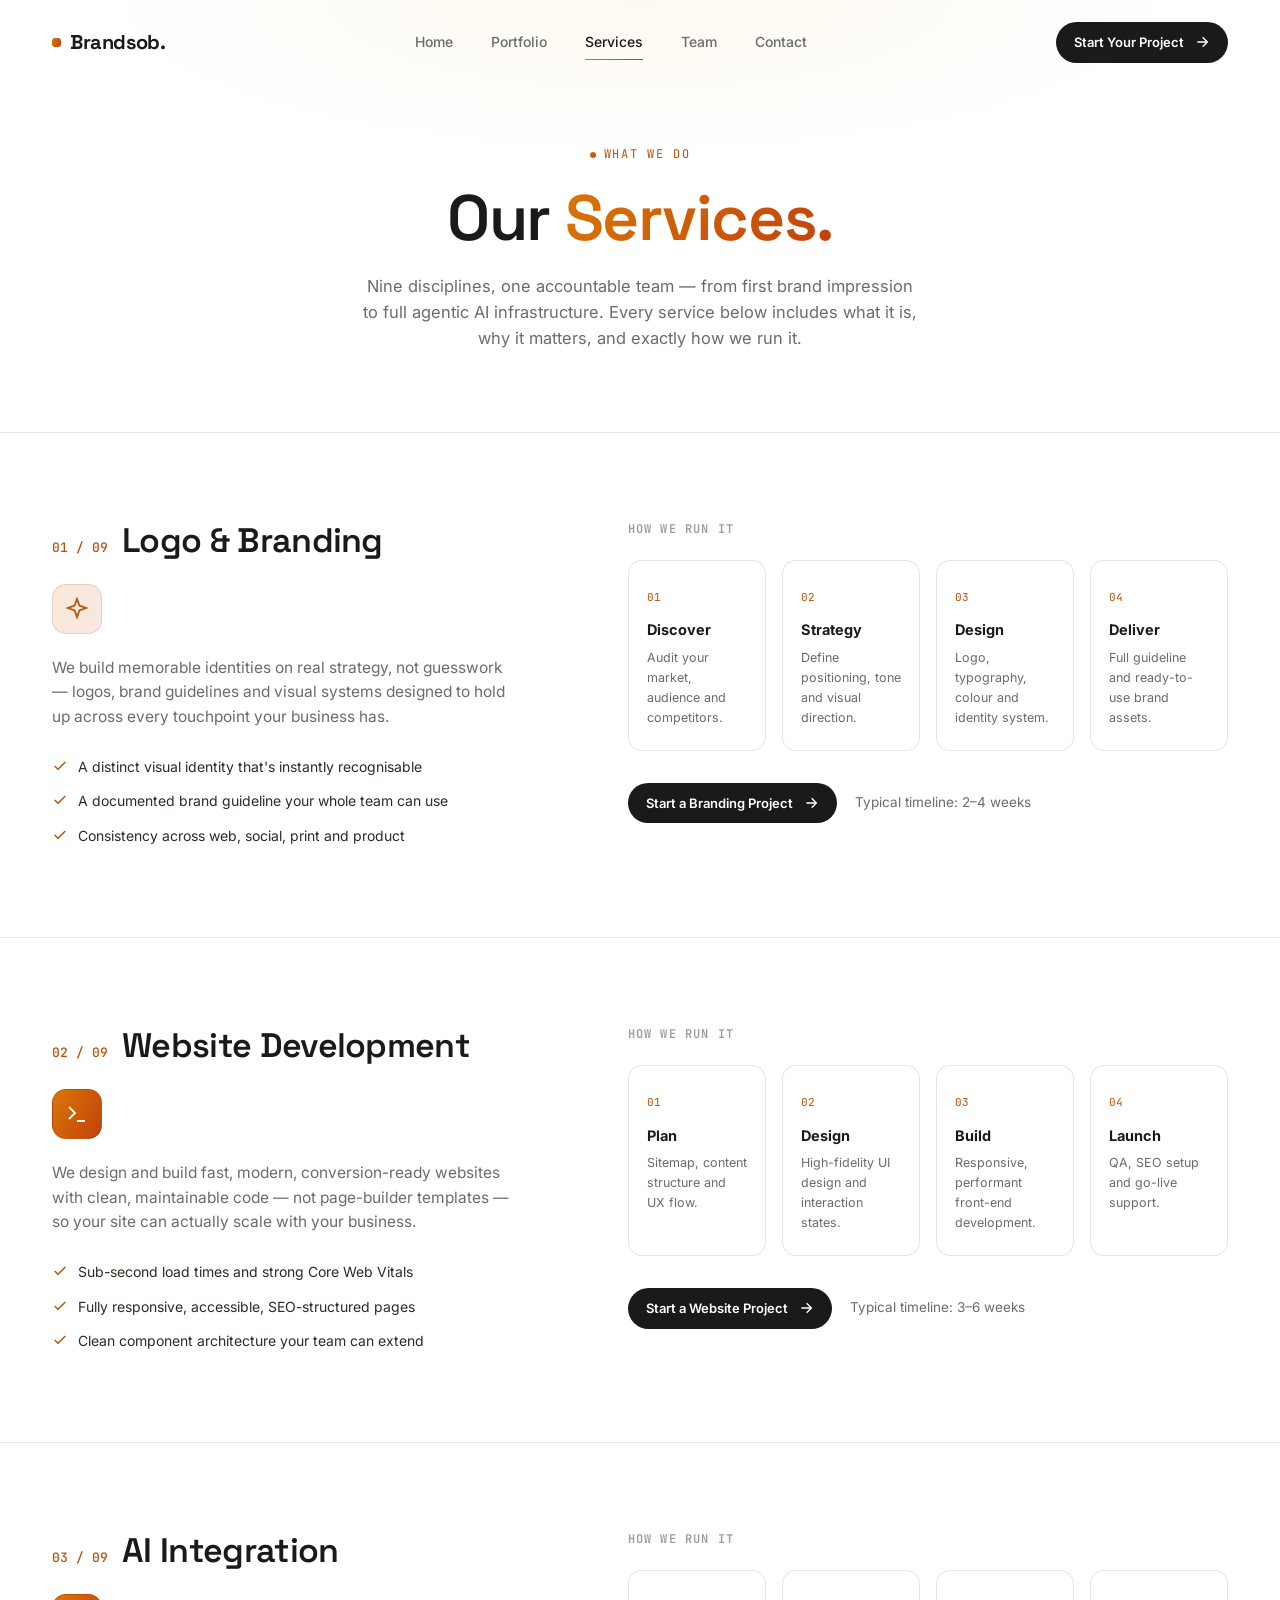
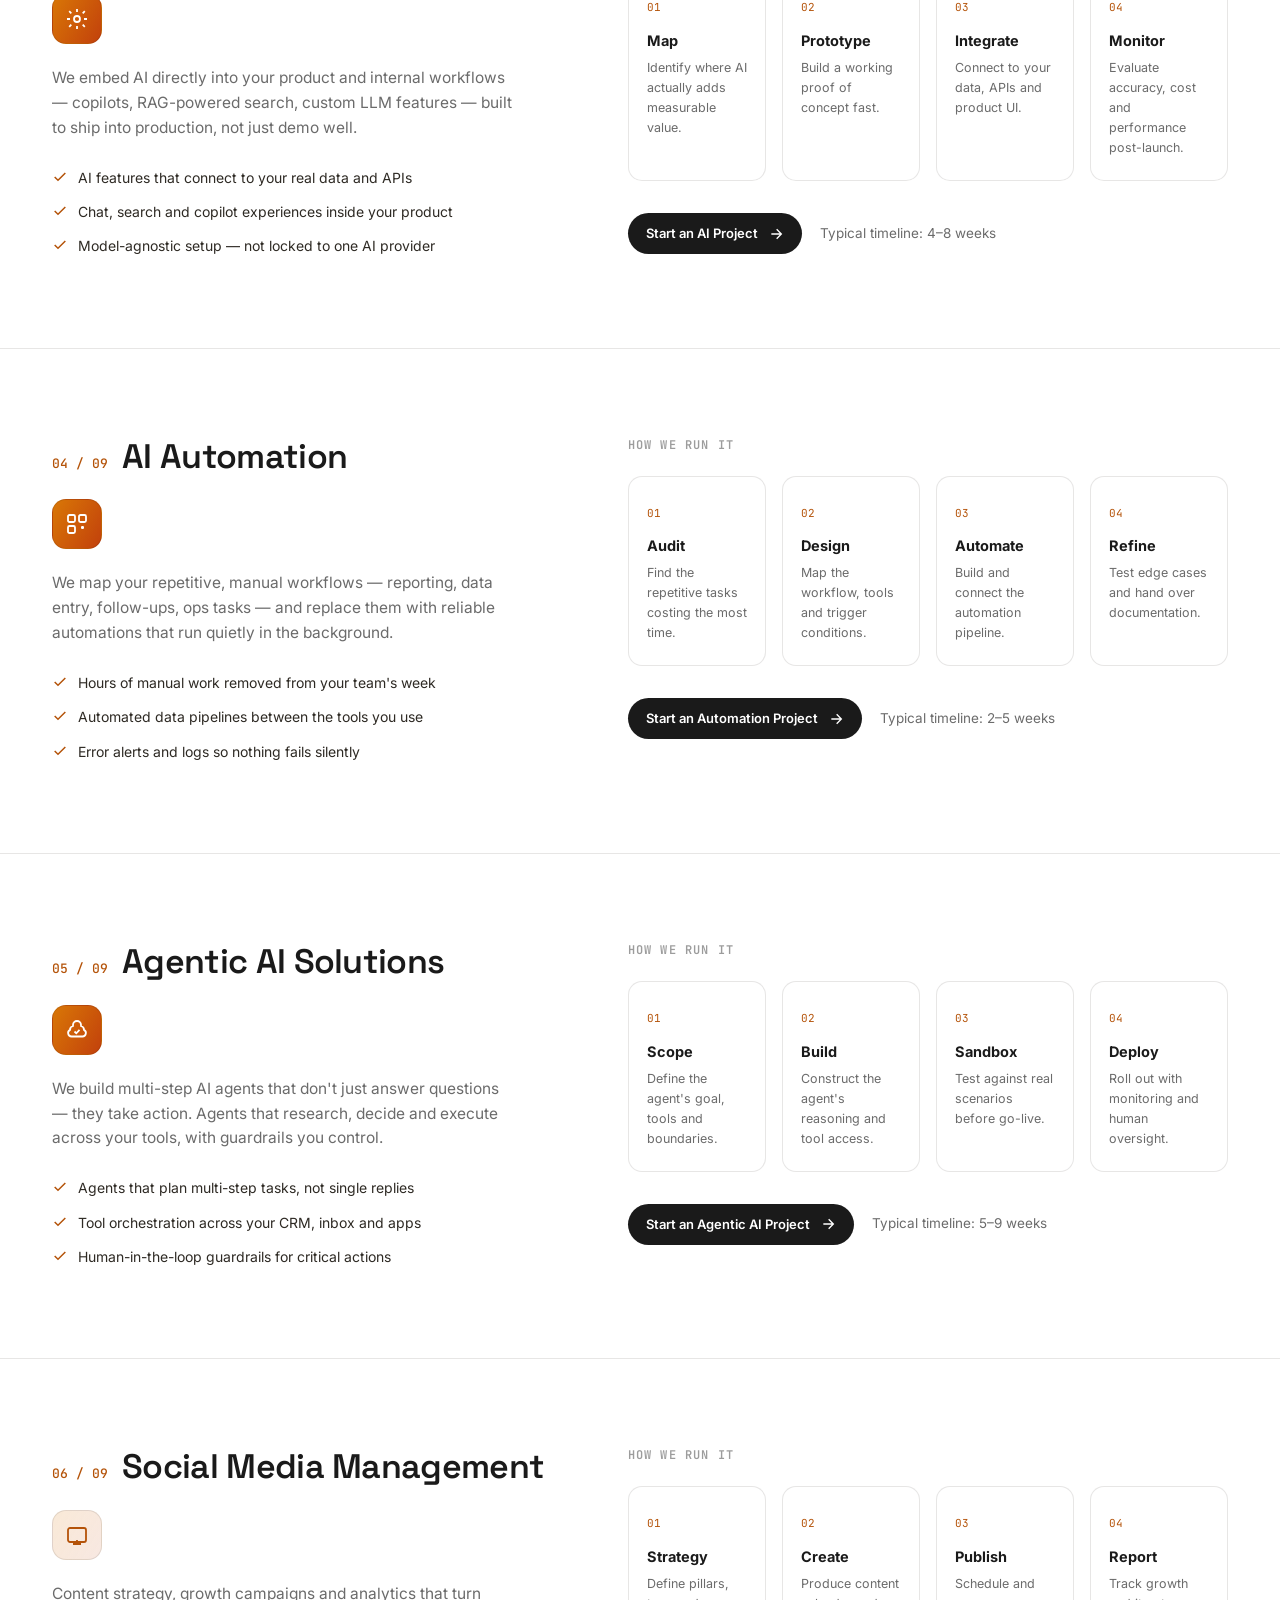
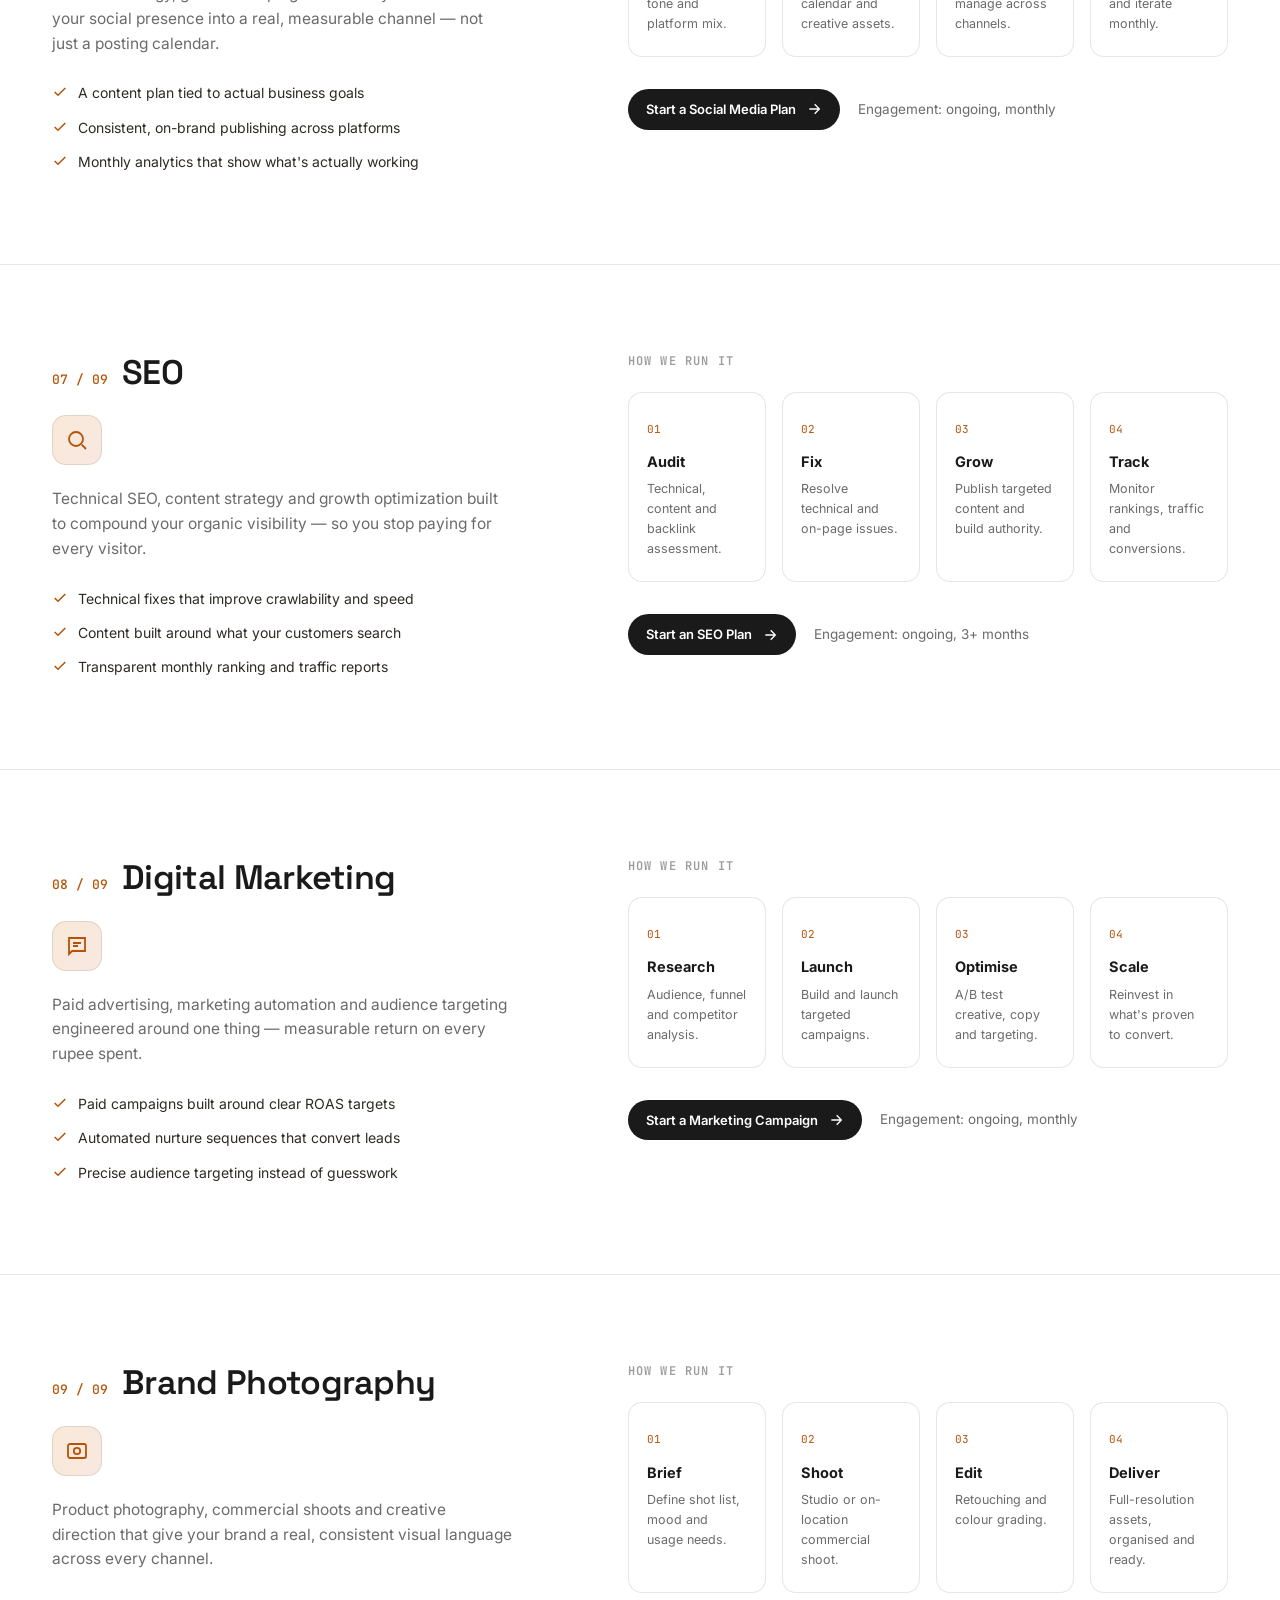
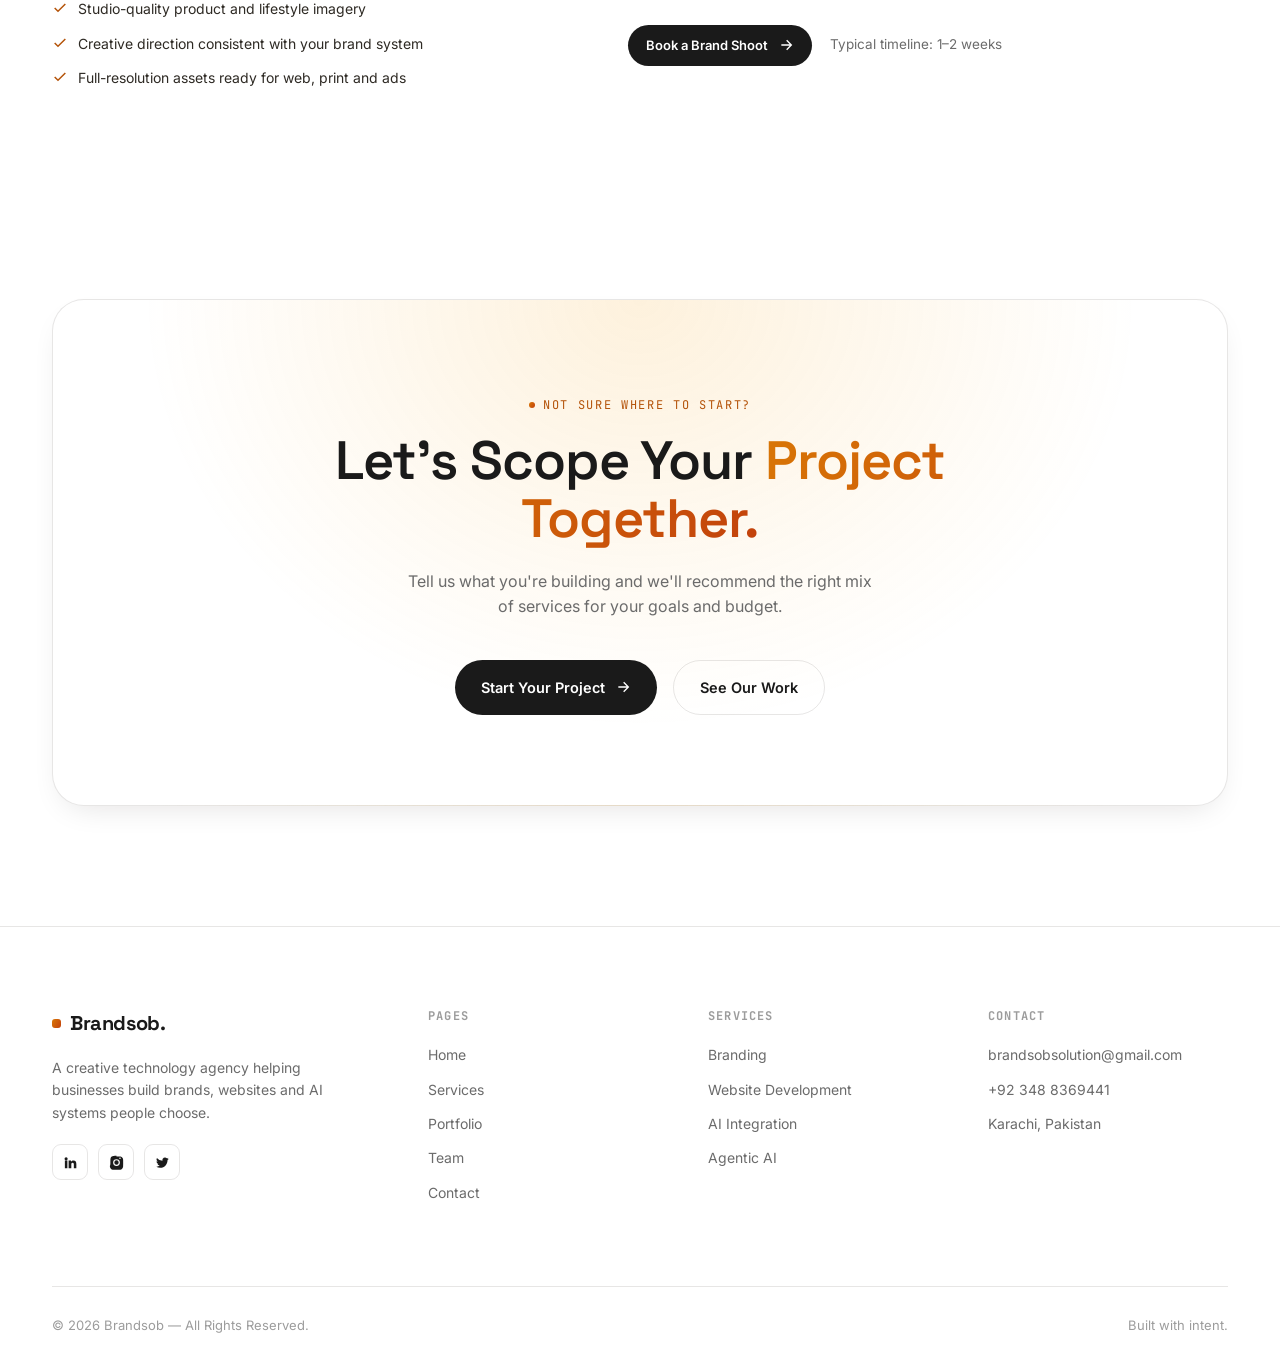
<file: services.html>
<!DOCTYPE html>
<html lang="en">
<head>
<meta charset="UTF-8">
<meta name="viewport" content="width=device-width, initial-scale=1.0">
<title>Services — Brandsob | Branding, Web, AI &amp; Marketing</title>
<meta name="description" content="Explore Brandsob's services: branding, website development, AI integration, AI automation, agentic AI, SEO, digital marketing, social media and brand photography.">
<link rel="preconnect" href="https://fonts.googleapis.com">
<link rel="preconnect" href="https://fonts.gstatic.com" crossorigin>
<link href="https://fonts.googleapis.com/css2?family=Space+Grotesk:wght@500;600;700&family=Inter:wght@400;500;600;700&family=JetBrains+Mono:wght@400;500&display=swap" rel="stylesheet">
<link rel="stylesheet" href="css/style.css">
</head>
<body>

<header id="siteHeader">
  <div class="wrap nav">
    <a href="index.html" class="logo"><span class="dot"></span>Brandsob.</a>
    <nav class="nav-links">
      <a href="index.html">Home</a>
      <a href="portfolio.html">Portfolio</a>
      <a href="services.html">Services</a>
      <a href="team.html">Team</a>
      <a href="contact.html">Contact</a>
    </nav>
    <div class="nav-right">
      <a href="contact.html" class="btn btn-primary btn-sm">Start Your Project <svg viewBox="0 0 24 24" fill="none" stroke="currentColor" stroke-width="2"><path d="M5 12h14M13 5l7 7-7 7"/></svg></a>
      <button class="burger" id="burgerBtn" aria-label="Open menu"><span></span><span></span><span></span></button>
    </div>
  </div>
</header>

<div class="mobile-menu" id="mobileMenu">
  <a href="index.html">Home</a>
  <a href="portfolio.html">Portfolio</a>
  <a href="services.html">Services</a>
  <a href="team.html">Team</a>
  <a href="contact.html">Contact</a>
</div>

<!-- ===== PAGE HERO ===== -->
<section class="page-hero">
  <div class="wrap">
    <span class="eyebrow center">What We Do</span>
    <h1>Our <span class="grad-text">Services.</span></h1>
    <p>Nine disciplines, one accountable team — from first brand impression to full agentic AI infrastructure. Every service below includes what it is, why it matters, and exactly how we run it.</p>
  </div>
</section>

<!-- ===== 01 BRANDING ===== -->
<section class="service-detail" id="branding">
  <div class="wrap sd-grid">
    <div class="sd-left">
      <div class="sd-title reveal"><span class="sd-index">01 / 09</span><h3>Logo &amp; Branding</h3></div>
      <div class="sd-icon reveal"><svg viewBox="0 0 24 24" fill="none" stroke="currentColor" stroke-width="1.8"><path d="M12 2l2.4 6.6L21 11l-6.6 2.4L12 20l-2.4-6.6L3 11l6.6-2.4L12 2z"/></svg></div>
      <p class="sd-desc reveal">We build memorable identities on real strategy, not guesswork — logos, brand guidelines and visual systems designed to hold up across every touchpoint your business has.</p>
      <ul class="sd-benefits reveal">
        <li><svg viewBox="0 0 24 24" fill="none" stroke="currentColor" stroke-width="2.2"><path d="M20 6L9 17l-5-5"/></svg>A distinct visual identity that's instantly recognisable</li>
        <li><svg viewBox="0 0 24 24" fill="none" stroke="currentColor" stroke-width="2.2"><path d="M20 6L9 17l-5-5"/></svg>A documented brand guideline your whole team can use</li>
        <li><svg viewBox="0 0 24 24" fill="none" stroke="currentColor" stroke-width="2.2"><path d="M20 6L9 17l-5-5"/></svg>Consistency across web, social, print and product</li>
      </ul>
    </div>
    <div class="sd-right reveal">
      <h4>How We Run It</h4>
      <div class="process-row">
        <div class="process-step"><span class="pnum">01</span><h5>Discover</h5><p>Audit your market, audience and competitors.</p></div>
        <div class="process-step"><span class="pnum">02</span><h5>Strategy</h5><p>Define positioning, tone and visual direction.</p></div>
        <div class="process-step"><span class="pnum">03</span><h5>Design</h5><p>Logo, typography, colour and identity system.</p></div>
        <div class="process-step"><span class="pnum">04</span><h5>Deliver</h5><p>Full guideline and ready-to-use brand assets.</p></div>
      </div>
      <div class="sd-cta">
        <a href="contact.html" class="btn btn-primary btn-sm">Start a Branding Project <svg viewBox="0 0 24 24" fill="none" stroke="currentColor" stroke-width="2"><path d="M5 12h14M13 5l7 7-7 7"/></svg></a>
        <p>Typical timeline: 2–4 weeks</p>
      </div>
    </div>
  </div>
</section>

<!-- ===== 02 WEBSITE DEVELOPMENT ===== -->
<section class="service-detail featured" id="website">
  <div class="wrap sd-grid">
    <div class="sd-left">
      <div class="sd-title reveal"><span class="sd-index">02 / 09</span><h3>Website Development</h3></div>
      <div class="sd-icon reveal"><svg viewBox="0 0 24 24" fill="none" stroke="currentColor" stroke-width="1.8"><path d="M4 17l6-6-6-6M12 19h8"/></svg></div>
      <p class="sd-desc reveal">We design and build fast, modern, conversion-ready websites with clean, maintainable code — not page-builder templates — so your site can actually scale with your business.</p>
      <ul class="sd-benefits reveal">
        <li><svg viewBox="0 0 24 24" fill="none" stroke="currentColor" stroke-width="2.2"><path d="M20 6L9 17l-5-5"/></svg>Sub-second load times and strong Core Web Vitals</li>
        <li><svg viewBox="0 0 24 24" fill="none" stroke="currentColor" stroke-width="2.2"><path d="M20 6L9 17l-5-5"/></svg>Fully responsive, accessible, SEO-structured pages</li>
        <li><svg viewBox="0 0 24 24" fill="none" stroke="currentColor" stroke-width="2.2"><path d="M20 6L9 17l-5-5"/></svg>Clean component architecture your team can extend</li>
      </ul>
    </div>
    <div class="sd-right reveal">
      <h4>How We Run It</h4>
      <div class="process-row">
        <div class="process-step"><span class="pnum">01</span><h5>Plan</h5><p>Sitemap, content structure and UX flow.</p></div>
        <div class="process-step"><span class="pnum">02</span><h5>Design</h5><p>High-fidelity UI design and interaction states.</p></div>
        <div class="process-step"><span class="pnum">03</span><h5>Build</h5><p>Responsive, performant front-end development.</p></div>
        <div class="process-step"><span class="pnum">04</span><h5>Launch</h5><p>QA, SEO setup and go-live support.</p></div>
      </div>
      <div class="sd-cta">
        <a href="contact.html" class="btn btn-primary btn-sm">Start a Website Project <svg viewBox="0 0 24 24" fill="none" stroke="currentColor" stroke-width="2"><path d="M5 12h14M13 5l7 7-7 7"/></svg></a>
        <p>Typical timeline: 3–6 weeks</p>
      </div>
    </div>
  </div>
</section>

<!-- ===== 03 AI INTEGRATION ===== -->
<section class="service-detail featured" id="ai-integration">
  <div class="wrap sd-grid">
    <div class="sd-left">
      <div class="sd-title reveal"><span class="sd-index">03 / 09</span><h3>AI Integration</h3></div>
      <div class="sd-icon reveal"><svg viewBox="0 0 24 24" fill="none" stroke="currentColor" stroke-width="1.8"><circle cx="12" cy="12" r="3"/><path d="M12 2v3M12 19v3M4.2 4.2l2.1 2.1M17.7 17.7l2.1 2.1M2 12h3M19 12h3M4.2 19.8l2.1-2.1M17.7 6.3l2.1-2.1"/></svg></div>
      <p class="sd-desc reveal">We embed AI directly into your product and internal workflows — copilots, RAG-powered search, custom LLM features — built to ship into production, not just demo well.</p>
      <ul class="sd-benefits reveal">
        <li><svg viewBox="0 0 24 24" fill="none" stroke="currentColor" stroke-width="2.2"><path d="M20 6L9 17l-5-5"/></svg>AI features that connect to your real data and APIs</li>
        <li><svg viewBox="0 0 24 24" fill="none" stroke="currentColor" stroke-width="2.2"><path d="M20 6L9 17l-5-5"/></svg>Chat, search and copilot experiences inside your product</li>
        <li><svg viewBox="0 0 24 24" fill="none" stroke="currentColor" stroke-width="2.2"><path d="M20 6L9 17l-5-5"/></svg>Model-agnostic setup — not locked to one AI provider</li>
      </ul>
    </div>
    <div class="sd-right reveal">
      <h4>How We Run It</h4>
      <div class="process-row">
        <div class="process-step"><span class="pnum">01</span><h5>Map</h5><p>Identify where AI actually adds measurable value.</p></div>
        <div class="process-step"><span class="pnum">02</span><h5>Prototype</h5><p>Build a working proof of concept fast.</p></div>
        <div class="process-step"><span class="pnum">03</span><h5>Integrate</h5><p>Connect to your data, APIs and product UI.</p></div>
        <div class="process-step"><span class="pnum">04</span><h5>Monitor</h5><p>Evaluate accuracy, cost and performance post-launch.</p></div>
      </div>
      <div class="sd-cta">
        <a href="contact.html" class="btn btn-primary btn-sm">Start an AI Project <svg viewBox="0 0 24 24" fill="none" stroke="currentColor" stroke-width="2"><path d="M5 12h14M13 5l7 7-7 7"/></svg></a>
        <p>Typical timeline: 4–8 weeks</p>
      </div>
    </div>
  </div>
</section>

<!-- ===== 04 AI AUTOMATION ===== -->
<section class="service-detail featured" id="ai-automation">
  <div class="wrap sd-grid">
    <div class="sd-left">
      <div class="sd-title reveal"><span class="sd-index">04 / 09</span><h3>AI Automation</h3></div>
      <div class="sd-icon reveal"><svg viewBox="0 0 24 24" fill="none" stroke="currentColor" stroke-width="1.8"><rect x="3" y="3" width="7" height="7" rx="1.5"/><rect x="14" y="3" width="7" height="7" rx="1.5"/><rect x="3" y="14" width="7" height="7" rx="1.5"/><path d="M17.5 14v3M16 15.5h3"/></svg></div>
      <p class="sd-desc reveal">We map your repetitive, manual workflows — reporting, data entry, follow-ups, ops tasks — and replace them with reliable automations that run quietly in the background.</p>
      <ul class="sd-benefits reveal">
        <li><svg viewBox="0 0 24 24" fill="none" stroke="currentColor" stroke-width="2.2"><path d="M20 6L9 17l-5-5"/></svg>Hours of manual work removed from your team's week</li>
        <li><svg viewBox="0 0 24 24" fill="none" stroke="currentColor" stroke-width="2.2"><path d="M20 6L9 17l-5-5"/></svg>Automated data pipelines between the tools you use</li>
        <li><svg viewBox="0 0 24 24" fill="none" stroke="currentColor" stroke-width="2.2"><path d="M20 6L9 17l-5-5"/></svg>Error alerts and logs so nothing fails silently</li>
      </ul>
    </div>
    <div class="sd-right reveal">
      <h4>How We Run It</h4>
      <div class="process-row">
        <div class="process-step"><span class="pnum">01</span><h5>Audit</h5><p>Find the repetitive tasks costing the most time.</p></div>
        <div class="process-step"><span class="pnum">02</span><h5>Design</h5><p>Map the workflow, tools and trigger conditions.</p></div>
        <div class="process-step"><span class="pnum">03</span><h5>Automate</h5><p>Build and connect the automation pipeline.</p></div>
        <div class="process-step"><span class="pnum">04</span><h5>Refine</h5><p>Test edge cases and hand over documentation.</p></div>
      </div>
      <div class="sd-cta">
        <a href="contact.html" class="btn btn-primary btn-sm">Start an Automation Project <svg viewBox="0 0 24 24" fill="none" stroke="currentColor" stroke-width="2"><path d="M5 12h14M13 5l7 7-7 7"/></svg></a>
        <p>Typical timeline: 2–5 weeks</p>
      </div>
    </div>
  </div>
</section>

<!-- ===== 05 AGENTIC AI ===== -->
<section class="service-detail featured" id="agentic-ai">
  <div class="wrap sd-grid">
    <div class="sd-left">
      <div class="sd-title reveal"><span class="sd-index">05 / 09</span><h3>Agentic AI Solutions</h3></div>
      <div class="sd-icon reveal"><svg viewBox="0 0 24 24" fill="none" stroke="currentColor" stroke-width="1.8"><path d="M12 3a4 4 0 0 1 4 4v1a4 4 0 0 1 3 3.9 3.5 3.5 0 0 1-1.5 6.6H6.5A3.5 3.5 0 0 1 5 11.9 4 4 0 0 1 8 8V7a4 4 0 0 1 4-4z"/><path d="M9.5 13.5l1.8 1.8 3.2-3.4"/></svg></div>
      <p class="sd-desc reveal">We build multi-step AI agents that don't just answer questions — they take action. Agents that research, decide and execute across your tools, with guardrails you control.</p>
      <ul class="sd-benefits reveal">
        <li><svg viewBox="0 0 24 24" fill="none" stroke="currentColor" stroke-width="2.2"><path d="M20 6L9 17l-5-5"/></svg>Agents that plan multi-step tasks, not single replies</li>
        <li><svg viewBox="0 0 24 24" fill="none" stroke="currentColor" stroke-width="2.2"><path d="M20 6L9 17l-5-5"/></svg>Tool orchestration across your CRM, inbox and apps</li>
        <li><svg viewBox="0 0 24 24" fill="none" stroke="currentColor" stroke-width="2.2"><path d="M20 6L9 17l-5-5"/></svg>Human-in-the-loop guardrails for critical actions</li>
      </ul>
    </div>
    <div class="sd-right reveal">
      <h4>How We Run It</h4>
      <div class="process-row">
        <div class="process-step"><span class="pnum">01</span><h5>Scope</h5><p>Define the agent's goal, tools and boundaries.</p></div>
        <div class="process-step"><span class="pnum">02</span><h5>Build</h5><p>Construct the agent's reasoning and tool access.</p></div>
        <div class="process-step"><span class="pnum">03</span><h5>Sandbox</h5><p>Test against real scenarios before go-live.</p></div>
        <div class="process-step"><span class="pnum">04</span><h5>Deploy</h5><p>Roll out with monitoring and human oversight.</p></div>
      </div>
      <div class="sd-cta">
        <a href="contact.html" class="btn btn-primary btn-sm">Start an Agentic AI Project <svg viewBox="0 0 24 24" fill="none" stroke="currentColor" stroke-width="2"><path d="M5 12h14M13 5l7 7-7 7"/></svg></a>
        <p>Typical timeline: 5–9 weeks</p>
      </div>
    </div>
  </div>
</section>

<!-- ===== 06 SOCIAL MEDIA ===== -->
<section class="service-detail" id="social">
  <div class="wrap sd-grid">
    <div class="sd-left">
      <div class="sd-title reveal"><span class="sd-index">06 / 09</span><h3>Social Media Management</h3></div>
      <div class="sd-icon reveal"><svg viewBox="0 0 24 24" fill="none" stroke="currentColor" stroke-width="1.8"><rect x="3" y="5" width="18" height="14" rx="2"/><path d="M8 21h8M12 17v4"/></svg></div>
      <p class="sd-desc reveal">Content strategy, growth campaigns and analytics that turn your social presence into a real, measurable channel — not just a posting calendar.</p>
      <ul class="sd-benefits reveal">
        <li><svg viewBox="0 0 24 24" fill="none" stroke="currentColor" stroke-width="2.2"><path d="M20 6L9 17l-5-5"/></svg>A content plan tied to actual business goals</li>
        <li><svg viewBox="0 0 24 24" fill="none" stroke="currentColor" stroke-width="2.2"><path d="M20 6L9 17l-5-5"/></svg>Consistent, on-brand publishing across platforms</li>
        <li><svg viewBox="0 0 24 24" fill="none" stroke="currentColor" stroke-width="2.2"><path d="M20 6L9 17l-5-5"/></svg>Monthly analytics that show what's actually working</li>
      </ul>
    </div>
    <div class="sd-right reveal">
      <h4>How We Run It</h4>
      <div class="process-row">
        <div class="process-step"><span class="pnum">01</span><h5>Strategy</h5><p>Define pillars, tone and platform mix.</p></div>
        <div class="process-step"><span class="pnum">02</span><h5>Create</h5><p>Produce content calendar and creative assets.</p></div>
        <div class="process-step"><span class="pnum">03</span><h5>Publish</h5><p>Schedule and manage across channels.</p></div>
        <div class="process-step"><span class="pnum">04</span><h5>Report</h5><p>Track growth and iterate monthly.</p></div>
      </div>
      <div class="sd-cta">
        <a href="contact.html" class="btn btn-primary btn-sm">Start a Social Media Plan <svg viewBox="0 0 24 24" fill="none" stroke="currentColor" stroke-width="2"><path d="M5 12h14M13 5l7 7-7 7"/></svg></a>
        <p>Engagement: ongoing, monthly</p>
      </div>
    </div>
  </div>
</section>

<!-- ===== 07 SEO ===== -->
<section class="service-detail" id="seo">
  <div class="wrap sd-grid">
    <div class="sd-left">
      <div class="sd-title reveal"><span class="sd-index">07 / 09</span><h3>SEO</h3></div>
      <div class="sd-icon reveal"><svg viewBox="0 0 24 24" fill="none" stroke="currentColor" stroke-width="1.8"><circle cx="11" cy="11" r="7"/><path d="M21 21l-4.3-4.3"/></svg></div>
      <p class="sd-desc reveal">Technical SEO, content strategy and growth optimization built to compound your organic visibility — so you stop paying for every visitor.</p>
      <ul class="sd-benefits reveal">
        <li><svg viewBox="0 0 24 24" fill="none" stroke="currentColor" stroke-width="2.2"><path d="M20 6L9 17l-5-5"/></svg>Technical fixes that improve crawlability and speed</li>
        <li><svg viewBox="0 0 24 24" fill="none" stroke="currentColor" stroke-width="2.2"><path d="M20 6L9 17l-5-5"/></svg>Content built around what your customers search</li>
        <li><svg viewBox="0 0 24 24" fill="none" stroke="currentColor" stroke-width="2.2"><path d="M20 6L9 17l-5-5"/></svg>Transparent monthly ranking and traffic reports</li>
      </ul>
    </div>
    <div class="sd-right reveal">
      <h4>How We Run It</h4>
      <div class="process-row">
        <div class="process-step"><span class="pnum">01</span><h5>Audit</h5><p>Technical, content and backlink assessment.</p></div>
        <div class="process-step"><span class="pnum">02</span><h5>Fix</h5><p>Resolve technical and on-page issues.</p></div>
        <div class="process-step"><span class="pnum">03</span><h5>Grow</h5><p>Publish targeted content and build authority.</p></div>
        <div class="process-step"><span class="pnum">04</span><h5>Track</h5><p>Monitor rankings, traffic and conversions.</p></div>
      </div>
      <div class="sd-cta">
        <a href="contact.html" class="btn btn-primary btn-sm">Start an SEO Plan <svg viewBox="0 0 24 24" fill="none" stroke="currentColor" stroke-width="2"><path d="M5 12h14M13 5l7 7-7 7"/></svg></a>
        <p>Engagement: ongoing, 3+ months</p>
      </div>
    </div>
  </div>
</section>

<!-- ===== 08 DIGITAL MARKETING ===== -->
<section class="service-detail" id="marketing">
  <div class="wrap sd-grid">
    <div class="sd-left">
      <div class="sd-title reveal"><span class="sd-index">08 / 09</span><h3>Digital Marketing</h3></div>
      <div class="sd-icon reveal"><svg viewBox="0 0 24 24" fill="none" stroke="currentColor" stroke-width="1.8"><path d="M4 4h16v13H7l-3 3V4z"/><path d="M8 9h8M8 12h5"/></svg></div>
      <p class="sd-desc reveal">Paid advertising, marketing automation and audience targeting engineered around one thing — measurable return on every rupee spent.</p>
      <ul class="sd-benefits reveal">
        <li><svg viewBox="0 0 24 24" fill="none" stroke="currentColor" stroke-width="2.2"><path d="M20 6L9 17l-5-5"/></svg>Paid campaigns built around clear ROAS targets</li>
        <li><svg viewBox="0 0 24 24" fill="none" stroke="currentColor" stroke-width="2.2"><path d="M20 6L9 17l-5-5"/></svg>Automated nurture sequences that convert leads</li>
        <li><svg viewBox="0 0 24 24" fill="none" stroke="currentColor" stroke-width="2.2"><path d="M20 6L9 17l-5-5"/></svg>Precise audience targeting instead of guesswork</li>
      </ul>
    </div>
    <div class="sd-right reveal">
      <h4>How We Run It</h4>
      <div class="process-row">
        <div class="process-step"><span class="pnum">01</span><h5>Research</h5><p>Audience, funnel and competitor analysis.</p></div>
        <div class="process-step"><span class="pnum">02</span><h5>Launch</h5><p>Build and launch targeted campaigns.</p></div>
        <div class="process-step"><span class="pnum">03</span><h5>Optimise</h5><p>A/B test creative, copy and targeting.</p></div>
        <div class="process-step"><span class="pnum">04</span><h5>Scale</h5><p>Reinvest in what's proven to convert.</p></div>
      </div>
      <div class="sd-cta">
        <a href="contact.html" class="btn btn-primary btn-sm">Start a Marketing Campaign <svg viewBox="0 0 24 24" fill="none" stroke="currentColor" stroke-width="2"><path d="M5 12h14M13 5l7 7-7 7"/></svg></a>
        <p>Engagement: ongoing, monthly</p>
      </div>
    </div>
  </div>
</section>

<!-- ===== 09 PHOTOGRAPHY ===== -->
<section class="service-detail" id="photography">
  <div class="wrap sd-grid">
    <div class="sd-left">
      <div class="sd-title reveal"><span class="sd-index">09 / 09</span><h3>Brand Photography</h3></div>
      <div class="sd-icon reveal"><svg viewBox="0 0 24 24" fill="none" stroke="currentColor" stroke-width="1.8"><rect x="3" y="5" width="18" height="14" rx="2"/><circle cx="12" cy="12" r="3.2"/><path d="M17 8h.01"/></svg></div>
      <p class="sd-desc reveal">Product photography, commercial shoots and creative direction that give your brand a real, consistent visual language across every channel.</p>
      <ul class="sd-benefits reveal">
        <li><svg viewBox="0 0 24 24" fill="none" stroke="currentColor" stroke-width="2.2"><path d="M20 6L9 17l-5-5"/></svg>Studio-quality product and lifestyle imagery</li>
        <li><svg viewBox="0 0 24 24" fill="none" stroke="currentColor" stroke-width="2.2"><path d="M20 6L9 17l-5-5"/></svg>Creative direction consistent with your brand system</li>
        <li><svg viewBox="0 0 24 24" fill="none" stroke="currentColor" stroke-width="2.2"><path d="M20 6L9 17l-5-5"/></svg>Full-resolution assets ready for web, print and ads</li>
      </ul>
    </div>
    <div class="sd-right reveal">
      <h4>How We Run It</h4>
      <div class="process-row">
        <div class="process-step"><span class="pnum">01</span><h5>Brief</h5><p>Define shot list, mood and usage needs.</p></div>
        <div class="process-step"><span class="pnum">02</span><h5>Shoot</h5><p>Studio or on-location commercial shoot.</p></div>
        <div class="process-step"><span class="pnum">03</span><h5>Edit</h5><p>Retouching and colour grading.</p></div>
        <div class="process-step"><span class="pnum">04</span><h5>Deliver</h5><p>Full-resolution assets, organised and ready.</p></div>
      </div>
      <div class="sd-cta">
        <a href="contact.html" class="btn btn-primary btn-sm">Book a Brand Shoot <svg viewBox="0 0 24 24" fill="none" stroke="currentColor" stroke-width="2"><path d="M5 12h14M13 5l7 7-7 7"/></svg></a>
        <p>Typical timeline: 1–2 weeks</p>
      </div>
    </div>
  </div>
</section>

<!-- ===== CTA ===== -->
<section class="cta-section">
  <div class="wrap">
    <div class="cta-box reveal">
      <span class="eyebrow center">Not Sure Where to Start?</span>
      <h2 style="margin-top:16px;">Let's Scope Your <span class="grad-text">Project Together.</span></h2>
      <p>Tell us what you're building and we'll recommend the right mix of services for your goals and budget.</p>
      <div class="cta-actions">
        <a href="contact.html" class="btn btn-primary">Start Your Project <svg viewBox="0 0 24 24" fill="none" stroke="currentColor" stroke-width="2"><path d="M5 12h14M13 5l7 7-7 7"/></svg></a>
        <a href="portfolio.html" class="btn btn-ghost">See Our Work</a>
      </div>
    </div>
  </div>
</section>

<footer>
  <div class="wrap">
    <div class="footer-top">
      <div class="footer-brand">
        <a href="index.html" class="logo"><span class="dot"></span>Brandsob.</a>
        <p>A creative technology agency helping businesses build brands, websites and AI systems people choose.</p>
        <div class="footer-social">
          <a href="#" aria-label="LinkedIn"><svg viewBox="0 0 24 24" fill="currentColor"><path d="M4.98 3.5a2.5 2.5 0 11-.02 5 2.5 2.5 0 01.02-5zM3 8.98h4V21H3V8.98zM9 8.98h3.8v1.64h.05c.53-.98 1.82-2.02 3.75-2.02 4 0 4.74 2.5 4.74 5.75V21h-4v-5.6c0-1.34-.03-3.06-1.87-3.06-1.87 0-2.16 1.46-2.16 2.96V21H9V8.98z"/></svg></a>
          <a href="#" aria-label="Instagram"><svg viewBox="0 0 24 24" fill="currentColor"><path d="M12 2.2c3.2 0 3.6 0 4.85.07 1.17.05 1.97.24 2.43.4a4.9 4.9 0 011.77 1.15 4.9 4.9 0 011.15 1.77c.16.46.35 1.26.4 2.43.07 1.25.07 1.65.07 4.85s0 3.6-.07 4.85c-.05 1.17-.24 1.97-.4 2.43a4.9 4.9 0 01-1.15 1.77 4.9 4.9 0 01-1.77 1.15c-.46.16-1.26.35-2.43.4-1.25.07-1.65.07-4.85.07s-3.6 0-4.85-.07c-1.17-.05-1.97-.24-2.43-.4a4.9 4.9 0 01-1.77-1.15 4.9 4.9 0 01-1.15-1.77c-.16-.46-.35-1.26-.4-2.43C2.2 15.6 2.2 15.2 2.2 12s0-3.6.07-4.85c.05-1.17.24-1.97.4-2.43a4.9 4.9 0 011.15-1.77A4.9 4.9 0 015.6 1.8c.46-.16 1.26-.35 2.43-.4C9.28 1.33 9.68 1.33 12 1.33zM12 6.6a5.4 5.4 0 100 10.8 5.4 5.4 0 000-10.8zm0 8.9a3.5 3.5 0 110-7 3.5 3.5 0 010 7zm5.6-9.1a1.26 1.26 0 100-2.52 1.26 1.26 0 000 2.52z"/></svg></a>
          <a href="#" aria-label="Twitter"><svg viewBox="0 0 24 24" fill="currentColor"><path d="M22 5.9c-.7.3-1.5.6-2.3.7.8-.5 1.5-1.3 1.8-2.3-.8.5-1.7.8-2.6 1a4.1 4.1 0 00-7 3.7A11.6 11.6 0 013 4.9a4.1 4.1 0 001.3 5.5c-.7 0-1.3-.2-1.9-.5v.1c0 2 1.4 3.6 3.3 4a4 4 0 01-1.9.1 4.1 4.1 0 003.8 2.8A8.2 8.2 0 012 18.6a11.6 11.6 0 006.3 1.8c7.5 0 11.7-6.3 11.7-11.7v-.5c.8-.6 1.5-1.3 2-2.3z"/></svg></a>
        </div>
      </div>
      <div class="footer-col">
        <h5>Pages</h5>
        <a href="index.html">Home</a>
        <a href="services.html">Services</a>
        <a href="portfolio.html">Portfolio</a>
        <a href="team.html">Team</a>
        <a href="contact.html">Contact</a>
      </div>
      <div class="footer-col">
        <h5>Services</h5>
        <a href="services.html#branding">Branding</a>
        <a href="services.html#website">Website Development</a>
        <a href="services.html#ai-integration">AI Integration</a>
        <a href="services.html#agentic-ai">Agentic AI</a>
      </div>
      <div class="footer-col">
        <h5>Contact</h5>
        <a href="mailto:brandsobsolution@gmail.com">brandsobsolution@gmail.com</a>
        <a href="tel:+923488369441">+92 348 8369441</a>
        <a href="contact.html">Karachi, Pakistan</a>
      </div>
    </div>
    <div class="footer-bottom">
      <p>© 2026 Brandsob — All Rights Reserved.</p>
      <p>Built with intent.</p>
    </div>
  </div>
</footer>

<script src="js/main.js"></script>
</body>
</html>
</file>
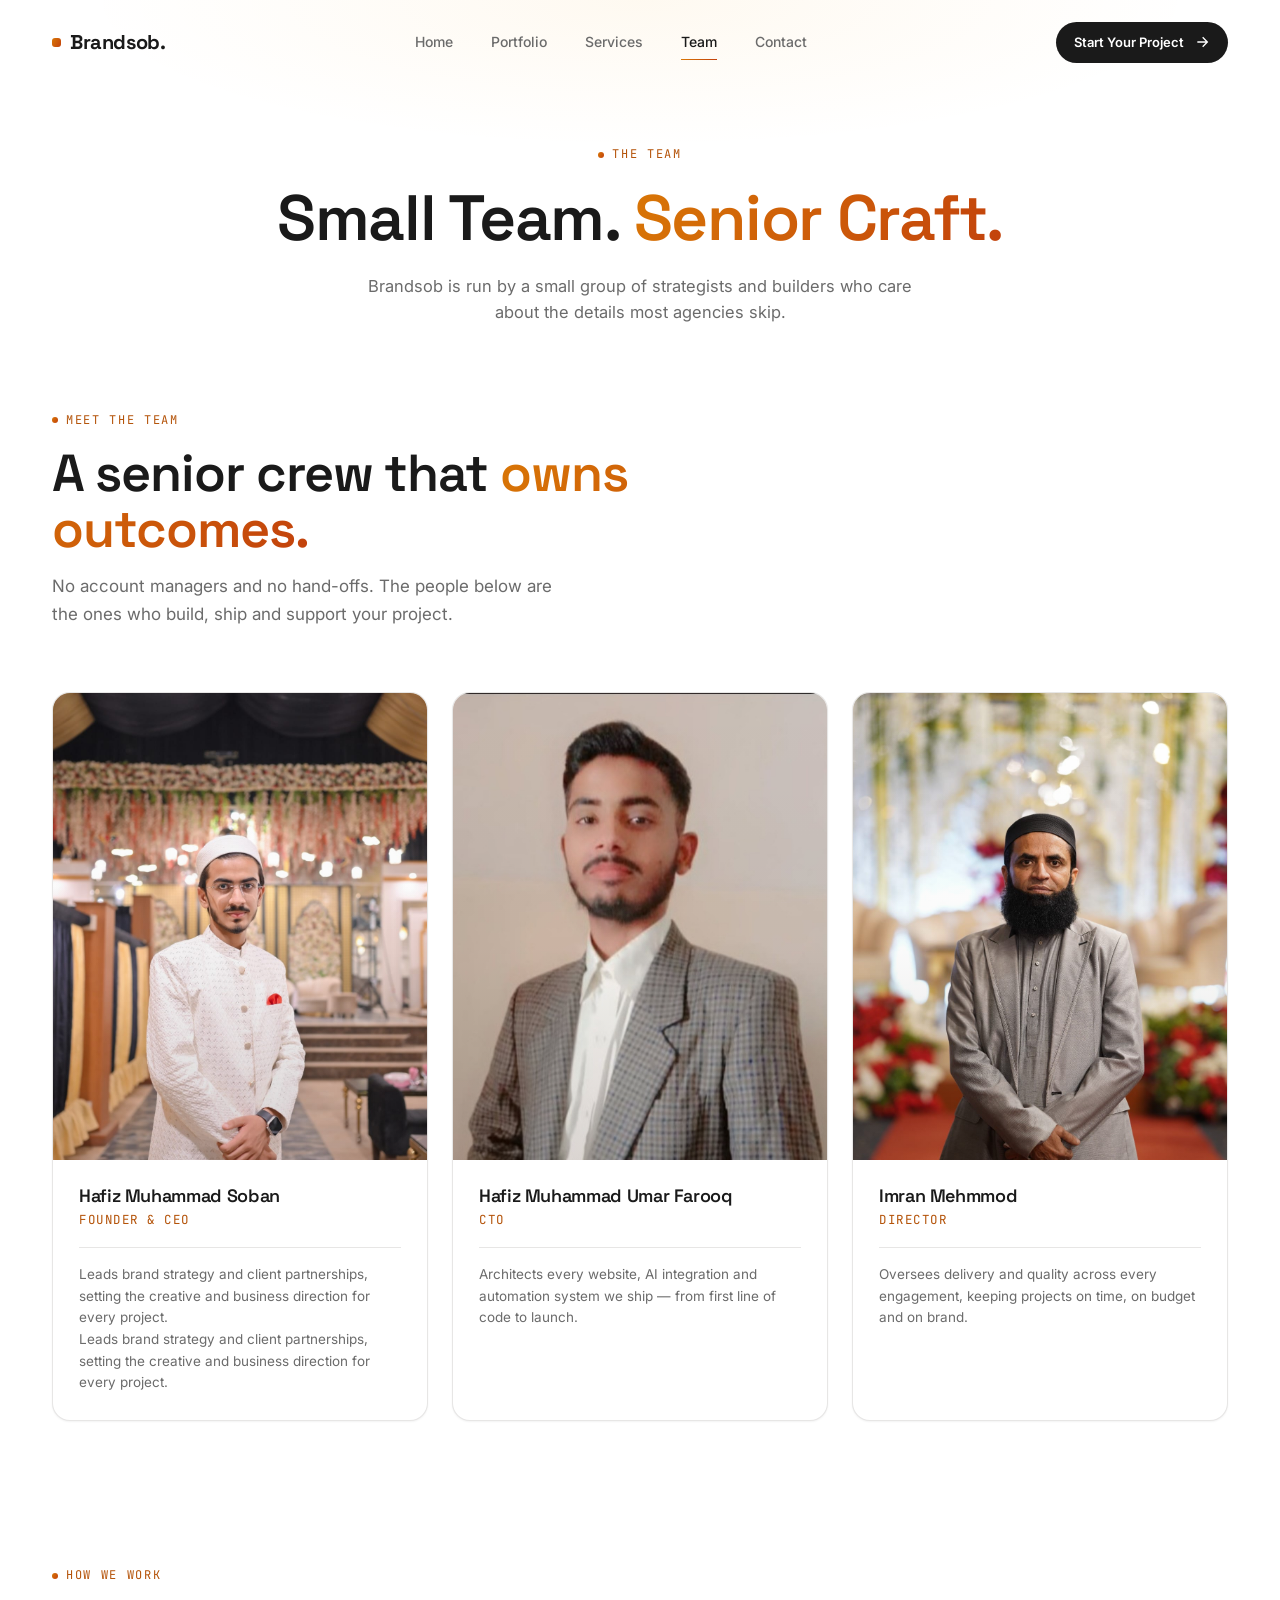
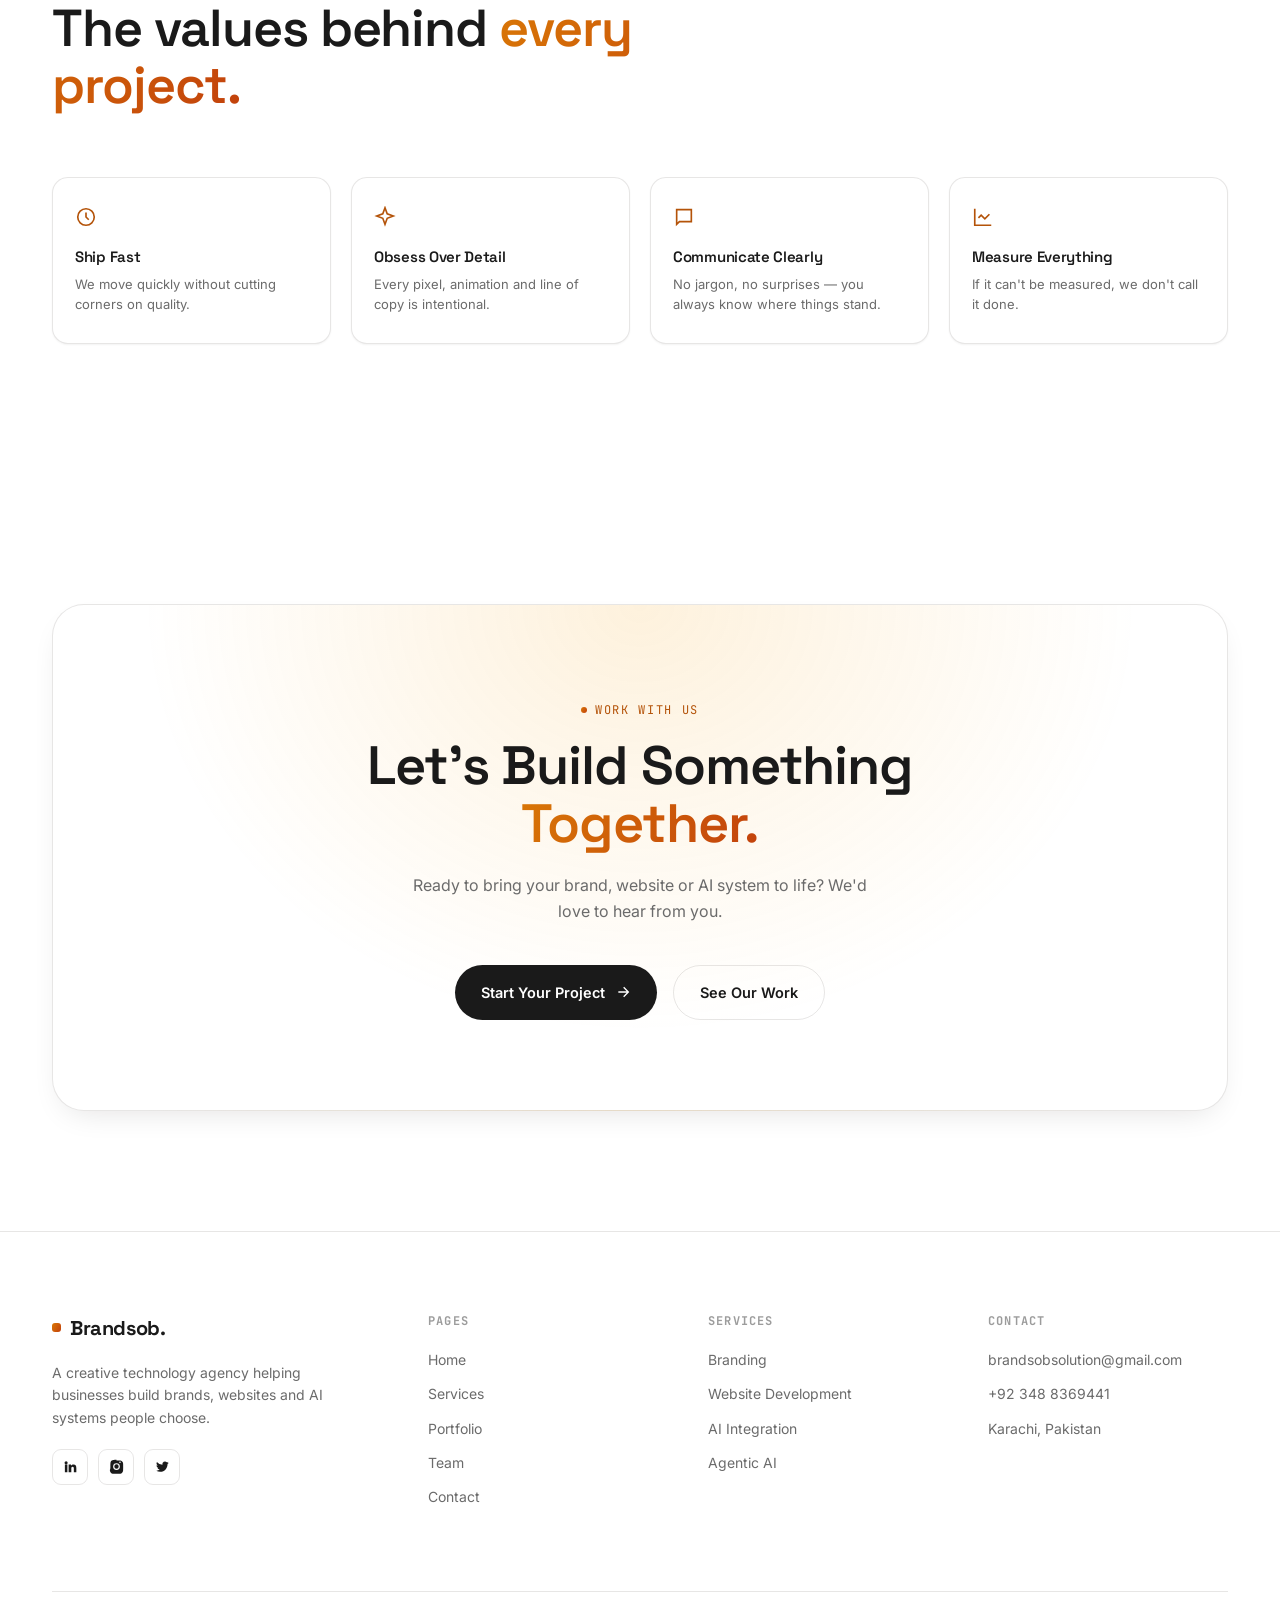
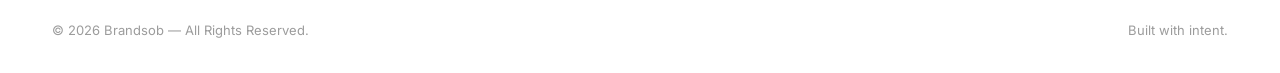
<file: team.html>
<!DOCTYPE html>
<html lang="en">
<head>
<meta charset="UTF-8">
<meta name="viewport" content="width=device-width, initial-scale=1.0">
<title>Team — Brandsob | Meet the People Behind the Work</title>
<meta name="description" content="Meet the Brandsob team — a small, senior team of strategists, designers and engineers building brands and AI systems for ambitious businesses.">
<link rel="preconnect" href="https://fonts.googleapis.com">
<link rel="preconnect" href="https://fonts.gstatic.com" crossorigin>
<link href="https://fonts.googleapis.com/css2?family=Space+Grotesk:wght@500;600;700&family=Inter:wght@400;500;600;700&family=JetBrains+Mono:wght@400;500&display=swap" rel="stylesheet">
<link rel="stylesheet" href="css/style.css">
</head>
<body>

<header id="siteHeader">
  <div class="wrap nav">
    <a href="index.html" class="logo"><span class="dot"></span>Brandsob.</a>
    <nav class="nav-links">
      <a href="index.html">Home</a>
      <a href="portfolio.html">Portfolio</a>
      <a href="services.html">Services</a>
      <a href="team.html">Team</a>
      <a href="contact.html">Contact</a>
    </nav>
    <div class="nav-right">
      <a href="contact.html" class="btn btn-primary btn-sm">Start Your Project <svg viewBox="0 0 24 24" fill="none" stroke="currentColor" stroke-width="2"><path d="M5 12h14M13 5l7 7-7 7"/></svg></a>
      <button class="burger" id="burgerBtn" aria-label="Open menu"><span></span><span></span><span></span></button>
    </div>
  </div>
</header>

<div class="mobile-menu" id="mobileMenu">
  <a href="index.html">Home</a>
  <a href="portfolio.html">Portfolio</a>
  <a href="services.html">Services</a>
  <a href="team.html">Team</a>
  <a href="contact.html">Contact</a>
</div>

<section class="page-hero">
  <div class="wrap">
    <span class="eyebrow center">The Team</span>
    <h1>Small Team. <span class="grad-text">Senior Craft.</span></h1>
    <p>Brandsob is run by a small group of strategists and builders who care about the details most agencies skip.</p>
  </div>
</section>

<section class="section" style="padding-top:0;">
  <div class="wrap">
    <div class="section-head reveal">
      <span class="eyebrow">Meet The Team</span>
      <h2>A senior crew that <span class="grad-text">owns outcomes.</span></h2>
      <p>No account managers and no hand-offs. The people below are the ones who build, ship and support your project.</p>
    </div>
    <div class="team-grid">
      <div class="team-card reveal">
        <div class="team-photo"><img src="images/portfolio/founder.jpeg" alt="Hafiz Muhammad Soban"></div>
        <div class="team-body">
          <div class="team-title">
            <h3>Hafiz Muhammad Soban</h3>
            <span class="team-role">Founder &amp; CEO</span>
          </div>
          <p class="bio">Leads brand strategy and client partnerships, setting the creative and business direction for every project.</p>
          <p class="bio">Leads brand strategy and client partnerships, setting the creative and business direction for every project.</p>
        </div>
      </div>
      <div class="team-card reveal">
        <div class="team-photo"><img src="images/portfolio/cto.jpeg" alt="Hafiz Muhammad Umar Farooq"></div>
        <div class="team-body">
          <div class="team-title">
            <h3>Hafiz Muhammad Umar Farooq</h3>
            <span class="team-role">CTO</span>
          </div>
          <p class="bio">Architects every website, AI integration and automation system we ship — from first line of code to launch.</p>
        </div>
      </div>
      <div class="team-card reveal">
        <div class="team-photo"><img src="images/portfolio/diractor.jpeg" alt="Imran Mehmmod"></div>
        <div class="team-body">
          <div class="team-title">
            <h3>Imran Mehmmod</h3>
            <span class="team-role">Director</span>
          </div>
          <p class="bio">Oversees delivery and quality across every engagement, keeping projects on time, on budget and on brand.</p>
        </div>
      </div>
    </div>
  </div>
</section>

<section class="section" style="padding-top:0;">
  <div class="wrap">
    <div class="section-head reveal">
      <span class="eyebrow">How We Work</span>
      <h2>The values behind <span class="grad-text">every project.</span></h2>
    </div>
    <div class="values-grid">
      <div class="value-card reveal">
        <svg viewBox="0 0 24 24" fill="none" stroke="currentColor" stroke-width="1.8"><circle cx="12" cy="12" r="9"/><path d="M12 7v5l3 3"/></svg>
        <h4>Ship Fast</h4>
        <p>We move quickly without cutting corners on quality.</p>
      </div>
      <div class="value-card reveal">
        <svg viewBox="0 0 24 24" fill="none" stroke="currentColor" stroke-width="1.8"><path d="M12 2l2.4 6.6L21 11l-6.6 2.4L12 20l-2.4-6.6L3 11l6.6-2.4L12 2z"/></svg>
        <h4>Obsess Over Detail</h4>
        <p>Every pixel, animation and line of copy is intentional.</p>
      </div>
      <div class="value-card reveal">
        <svg viewBox="0 0 24 24" fill="none" stroke="currentColor" stroke-width="1.8"><path d="M4 4h16v13H7l-3 3V4z"/></svg>
        <h4>Communicate Clearly</h4>
        <p>No jargon, no surprises — you always know where things stand.</p>
      </div>
      <div class="value-card reveal">
        <svg viewBox="0 0 24 24" fill="none" stroke="currentColor" stroke-width="1.8"><path d="M3 3v18h18"/><path d="M19 9l-5 5-4-4-3 3"/></svg>
        <h4>Measure Everything</h4>
        <p>If it can't be measured, we don't call it done.</p>
      </div>
    </div>
  </div>
</section>

<section class="cta-section">
  <div class="wrap">
    <div class="cta-box reveal">
      <span class="eyebrow center">Work With Us</span>
      <h2 style="margin-top:16px;">Let's Build Something <span class="grad-text">Together.</span></h2>
      <p>Ready to bring your brand, website or AI system to life? We'd love to hear from you.</p>
      <div class="cta-actions">
        <a href="contact.html" class="btn btn-primary">Start Your Project <svg viewBox="0 0 24 24" fill="none" stroke="currentColor" stroke-width="2"><path d="M5 12h14M13 5l7 7-7 7"/></svg></a>
        <a href="portfolio.html" class="btn btn-ghost">See Our Work</a>
      </div>
    </div>
  </div>
</section>

<footer>
  <div class="wrap">
    <div class="footer-top">
      <div class="footer-brand">
        <a href="index.html" class="logo"><span class="dot"></span>Brandsob.</a>
        <p>A creative technology agency helping businesses build brands, websites and AI systems people choose.</p>
        <div class="footer-social">
          <a href="#" aria-label="LinkedIn"><svg viewBox="0 0 24 24" fill="currentColor"><path d="M4.98 3.5a2.5 2.5 0 11-.02 5 2.5 2.5 0 01.02-5zM3 8.98h4V21H3V8.98zM9 8.98h3.8v1.64h.05c.53-.98 1.82-2.02 3.75-2.02 4 0 4.74 2.5 4.74 5.75V21h-4v-5.6c0-1.34-.03-3.06-1.87-3.06-1.87 0-2.16 1.46-2.16 2.96V21H9V8.98z"/></svg></a>
          <a href="#" aria-label="Instagram"><svg viewBox="0 0 24 24" fill="currentColor"><path d="M12 2.2c3.2 0 3.6 0 4.85.07 1.17.05 1.97.24 2.43.4a4.9 4.9 0 011.77 1.15 4.9 4.9 0 011.15 1.77c.16.46.35 1.26.4 2.43.07 1.25.07 1.65.07 4.85s0 3.6-.07 4.85c-.05 1.17-.24 1.97-.4 2.43a4.9 4.9 0 01-1.15 1.77 4.9 4.9 0 01-1.77 1.15c-.46.16-1.26.35-2.43.4-1.25.07-1.65.07-4.85.07s-3.6 0-4.85-.07c-1.17-.05-1.97-.24-2.43-.4a4.9 4.9 0 01-1.77-1.15 4.9 4.9 0 01-1.15-1.77c-.16-.46-.35-1.26-.4-2.43C2.2 15.6 2.2 15.2 2.2 12s0-3.6.07-4.85c.05-1.17.24-1.97.4-2.43a4.9 4.9 0 011.15-1.77A4.9 4.9 0 015.6 1.8c.46-.16 1.26-.35 2.43-.4C9.28 1.33 9.68 1.33 12 1.33zM12 6.6a5.4 5.4 0 100 10.8 5.4 5.4 0 000-10.8zm0 8.9a3.5 3.5 0 110-7 3.5 3.5 0 010 7zm5.6-9.1a1.26 1.26 0 100-2.52 1.26 1.26 0 000 2.52z"/></svg></a>
          <a href="#" aria-label="Twitter"><svg viewBox="0 0 24 24" fill="currentColor"><path d="M22 5.9c-.7.3-1.5.6-2.3.7.8-.5 1.5-1.3 1.8-2.3-.8.5-1.7.8-2.6 1a4.1 4.1 0 00-7 3.7A11.6 11.6 0 013 4.9a4.1 4.1 0 001.3 5.5c-.7 0-1.3-.2-1.9-.5v.1c0 2 1.4 3.6 3.3 4a4 4 0 01-1.9.1 4.1 4.1 0 003.8 2.8A8.2 8.2 0 012 18.6a11.6 11.6 0 006.3 1.8c7.5 0 11.7-6.3 11.7-11.7v-.5c.8-.6 1.5-1.3 2-2.3z"/></svg></a>
        </div>
      </div>
      <div class="footer-col">
        <h5>Pages</h5>
        <a href="index.html">Home</a>
        <a href="services.html">Services</a>
        <a href="portfolio.html">Portfolio</a>
        <a href="team.html">Team</a>
        <a href="contact.html">Contact</a>
      </div>
      <div class="footer-col">
        <h5>Services</h5>
        <a href="services.html#branding">Branding</a>
        <a href="services.html#website">Website Development</a>
        <a href="services.html#ai-integration">AI Integration</a>
        <a href="services.html#agentic-ai">Agentic AI</a>
      </div>
      <div class="footer-col">
        <h5>Contact</h5>
        <a href="mailto:brandsobsolution@gmail.com">brandsobsolution@gmail.com</a>
        <a href="tel:+923488369441">+92 348 8369441</a>
        <a href="contact.html">Karachi, Pakistan</a>
      </div>
    </div>
    <div class="footer-bottom">
      <p>© 2026 Brandsob — All Rights Reserved.</p>
      <p>Built with intent.</p>
    </div>
  </div>
</footer>

<script src="js/main.js"></script>
</body>
</html>
</file>
<file: css/style.css>
/* ============================================================
   BRANDSOB — GLOBAL STYLESHEET (Light / Amber theme)
   ============================================================ */
:root{
  --bg:#ffffff;
  --surface:#ffffff;
  --surface-2:#f8f8f7;
  --border:rgba(20,16,8,.10);
  --border-hover:rgba(20,16,8,.22);
  --text:#1a1a1a;
  --muted:#6b6b6b;
  --muted-2:#9c9c9c;
  --amber:#d97706;
  --orange:#c2410c;
  --accent:#b45309;
  --grad:linear-gradient(120deg, var(--amber), var(--orange));
  --grad-soft:linear-gradient(120deg, rgba(217,119,6,.16), rgba(194,65,12,.12));
  --shadow-sm:0 1px 2px rgba(20,16,8,.05);
  --shadow:0 12px 32px -14px rgba(20,16,8,.14);
  --shadow-lg:0 34px 70px -26px rgba(20,16,8,.22);
  --radius:18px;
  --font-display:'Space Grotesk', sans-serif;
  --font-body:'Inter', sans-serif;
  --font-mono:'JetBrains Mono', monospace;
}
*{box-sizing:border-box; margin:0; padding:0;}
html{scroll-behavior:smooth;}
body{
  background:var(--bg);
  color:var(--text);
  font-family:var(--font-body);
  line-height:1.6;
  overflow-x:hidden;
  -webkit-font-smoothing:antialiased;
}
img{max-width:100%; display:block;}
a{color:inherit; text-decoration:none;}
ul{list-style:none;}
button{font-family:inherit; cursor:pointer; border:none; background:none; color:inherit;}
:focus-visible{outline:2px solid var(--accent); outline-offset:3px;}

.wrap{max-width:1240px; margin:0 auto; padding:0 32px;}
.eyebrow{
  font-family:var(--font-mono);
  font-size:12px;
  letter-spacing:.14em;
  text-transform:uppercase;
  color:var(--accent);
  display:inline-flex; align-items:center; gap:8px;
}
.eyebrow::before{content:''; width:6px; height:6px; border-radius:50%; background:var(--grad);}
.eyebrow.center{justify-content:center;}
h1,h2,h3,h4{font-family:var(--font-display); font-weight:600; letter-spacing:-.02em; line-height:1.08;}
.section{padding:140px 0; position:relative;}
.section-head{max-width:640px; margin-bottom:64px;}
.section-head.center{max-width:680px; margin-left:auto; margin-right:auto; text-align:center;}
.section-head h2{font-size:clamp(32px,4.5vw,52px); margin-top:14px;}
.section-head p{color:var(--muted); font-size:17px; margin-top:16px; max-width:520px;}
.section-head.center p{margin-left:auto; margin-right:auto;}
.grad-text{
  background:var(--grad);
  -webkit-background-clip:text; background-clip:text; color:transparent;
}
.btn{
  display:inline-flex; align-items:center; gap:10px;
  padding:15px 26px; border-radius:100px;
  font-weight:600; font-size:14.5px;
  transition:transform .35s cubic-bezier(.2,.8,.2,1), box-shadow .35s, background .35s, color .35s;
  white-space:nowrap;
}
.btn-primary{background:var(--text); color:#fff;}
.btn-primary:hover{transform:translateY(-2px); box-shadow:0 14px 34px -10px rgba(194,65,12,.5);}
.btn-ghost{border:1px solid var(--border); color:var(--text);}
.btn-ghost:hover{border-color:var(--border-hover); background:rgba(20,16,8,.03); transform:translateY(-2px);}
.btn svg{width:16px; height:16px; transition:transform .35s;}
.btn:hover svg{transform:translateX(3px);}
.btn-sm{padding:10px 18px; font-size:13px;}

/* reveal */
.reveal{opacity:0; transform:translateY(28px); transition:opacity .9s cubic-bezier(.16,1,.3,1), transform .9s cubic-bezier(.16,1,.3,1);}
.reveal.in{opacity:1; transform:translateY(0);}
@media(prefers-reduced-motion:reduce){
  .reveal{opacity:1; transform:none; transition:none;}
  *{animation-duration:.01ms !important; animation-iteration-count:1 !important; scroll-behavior:auto !important;}
}

/* ===== HEADER ===== */
header{
  position:fixed; top:0; left:0; right:0; z-index:100;
  padding:22px 0;
  transition:padding .4s ease, background .4s ease, border-color .4s ease, box-shadow .4s ease;
  border-bottom:1px solid transparent;
}
header.scrolled{
  top:14px;
  left:50%;
  transform:translateX(-50%);
  width:min(1220px, calc(100% - 40px));
  padding:0;
  border-radius:100px;
  background:rgba(255,255,255,.85);
  backdrop-filter:blur(20px) saturate(180%);
  -webkit-backdrop-filter:blur(20px) saturate(180%);
  border:1px solid var(--border);
  box-shadow:0 12px 32px -18px rgba(20,16,8,.25);
}
header.scrolled .wrap{
  max-width:none;
  padding:12px 26px;
}
.nav{display:flex; align-items:center; justify-content:space-between;}
.logo{font-family:var(--font-display); font-weight:700; font-size:20px; letter-spacing:-.02em; display:flex; align-items:center; gap:9px;}
.logo .dot{width:9px; height:9px; border-radius:3px; background:var(--grad); display:inline-block;}
.nav-links{display:flex; align-items:center; gap:38px;}
.nav-links a{font-size:14px; color:var(--muted); font-weight:500; position:relative; padding:4px 0; transition:color .3s;}
.nav-links a:hover, .nav-links a.active{color:var(--text);}
.nav-links a::after{content:''; position:absolute; left:0; bottom:-2px; width:0; height:1px; background:var(--grad); transition:width .3s;}
.nav-links a:hover::after, .nav-links a.active::after{width:100%;}
.nav-right{display:flex; align-items:center; gap:22px;}
.burger{display:none; width:22px; height:16px; position:relative; flex-direction:column; justify-content:space-between;}
.burger span{display:block; height:1.5px; width:100%; background:var(--text); transition:.35s;}
.mobile-menu{
  position:fixed; inset:0; background:rgba(255,255,255,.98); backdrop-filter:blur(10px);
  z-index:99; display:flex; flex-direction:column; align-items:flex-start; justify-content:center; gap:28px; padding:0 40px;
  transform:translateY(-100%); transition:transform .5s cubic-bezier(.16,1,.3,1); opacity:0;
}
.mobile-menu.open{transform:translateY(0); opacity:1;}
.mobile-menu a{font-family:var(--font-display); font-size:34px; font-weight:600; color:var(--text);}

/* ===== HERO (centered) ===== */
.hero{
  min-height:100vh; display:flex; align-items:center; justify-content:center; position:relative;
  padding:120px 0 90px; text-align:center;
  background:radial-gradient(ellipse 62% 52% at 50% 0%, rgba(245,158,11,.07), transparent 70%);
}
.hero-inner{max-width:880px; margin:0 auto; display:flex; flex-direction:column; align-items:center;}
.hero h1{font-size:clamp(42px,7vw,88px); margin-top:24px; text-wrap:balance;}
.hero p.lead{margin-top:26px; font-size:18.5px; color:var(--muted); max-width:560px;}
.hero-ctas{display:flex; gap:16px; margin-top:42px; flex-wrap:wrap; justify-content:center;}
.scroll-cue{
  position:absolute; bottom:34px; left:50%; transform:translateX(-50%);
  display:flex; flex-direction:column; align-items:center; gap:10px;
  color:var(--muted); font-family:var(--font-mono); font-size:11px; letter-spacing:.1em; text-transform:uppercase;
}
.scroll-cue .line{width:1px; height:34px; background:linear-gradient(var(--amber),transparent); animation:scrollline 2s ease-in-out infinite;}
@keyframes scrollline{0%{opacity:0; transform:scaleY(0);}30%{opacity:1;}100%{opacity:0; transform:scaleY(1);}}

/* simple page hero (inner pages) */
.page-hero{
  padding:140px 0 80px; text-align:center; position:relative;
  background:radial-gradient(ellipse 62% 52% at 50% 0%, rgba(245,158,11,.06), transparent 70%);
}
.page-hero h1{font-size:clamp(38px,6vw,64px); margin-top:18px;}
.page-hero p{color:var(--muted); font-size:16.5px; max-width:560px; margin:20px auto 0;}
.breadcrumb{font-family:var(--font-mono); font-size:12px; color:var(--muted-2); margin-top:16px;}
.breadcrumb a{color:var(--muted); transition:color .3s;}
.breadcrumb a:hover{color:var(--text);}

/* ===== IMPACT ===== */
.impact{border-top:1px solid var(--border); border-bottom:1px solid var(--border); padding:88px 0; background:var(--surface-2);}
.impact-grid{display:grid; grid-template-columns:repeat(4,1fr); gap:20px; text-align:center;}
.impact-num{font-family:var(--font-display); font-size:clamp(38px,5vw,58px); font-weight:700;}
.impact-label{color:var(--muted); font-size:14px; margin-top:8px; font-family:var(--font-mono); letter-spacing:.02em;}

/* ===== SERVICES GRID (cards / preview) ===== */
.services-grid{display:grid; grid-template-columns:repeat(3,1fr); gap:1px; background:var(--border); border:1px solid var(--border); border-radius:24px; overflow:hidden;}
.service-card{background:var(--bg); padding:40px 34px; position:relative; transition:background .4s; display:flex; flex-direction:column; min-height:280px;}
.service-card:hover{background:var(--surface);}
.service-card .num{font-family:var(--font-mono); font-size:12px; color:var(--muted-2);}
.service-icon{width:44px; height:44px; border-radius:12px; display:flex; align-items:center; justify-content:center; background:var(--grad-soft); border:1px solid var(--border); margin:18px 0 20px; color:var(--accent); transition:background .4s, color .4s, border-color .4s;}
.service-icon svg{width:22px; height:22px;}
.service-card h3{font-size:20px; margin-bottom:10px;}
.service-card p{color:var(--muted); font-size:14.5px; flex-grow:1;}
.service-tags{display:flex; flex-wrap:wrap; gap:8px; margin-top:20px;}
.service-tags span{font-size:11.5px; font-family:var(--font-mono); color:var(--muted); border:1px solid var(--border); padding:5px 10px; border-radius:100px;}
.service-card:hover .service-icon{background:var(--grad); color:#fff; border-color:transparent;}
.service-more{margin-top:22px; font-size:13.5px; font-weight:600; display:inline-flex; align-items:center; gap:6px; color:var(--text);}
.service-more svg{width:14px; height:14px; transition:transform .3s;}
.service-card:hover .service-more svg{transform:translateX(4px);}

/* ===== SERVICE DETAIL BLOCKS (services.html) ===== */
.service-detail{border-top:1px solid var(--border); padding:90px 0;}
.service-detail:last-child{border-bottom:1px solid var(--border);}
.sd-grid{display:grid; grid-template-columns:.92fr 1.08fr; gap:64px; align-items:start;}
.sd-left{display:flex; flex-direction:column;}
.sd-title{display:flex; align-items:baseline; gap:14px; margin-bottom:24px;}
.sd-index{font-family:var(--font-mono); color:var(--accent); font-size:13px; font-weight:500;}
.sd-title h3{font-size:clamp(24px,3vw,34px);}
.sd-icon{width:50px; height:50px; border-radius:14px; display:flex; align-items:center; justify-content:center; background:var(--grad-soft); border:1px solid var(--border); color:var(--accent); margin-bottom:22px;}
.sd-icon svg{width:24px; height:24px;}
.service-detail.featured .sd-icon{background:var(--grad); color:#fff;}
.sd-desc{color:var(--muted); font-size:15.5px; max-width:460px; margin-bottom:26px;}
.sd-benefits{display:flex; flex-direction:column; gap:12px;}
.sd-benefits li{display:flex; align-items:flex-start; gap:10px; font-size:14px; color:#2e2a24;}
.sd-benefits svg{width:16px; height:16px; color:var(--accent); flex-shrink:0; margin-top:2px;}
.sd-right h4{font-family:var(--font-mono); font-size:12px; text-transform:uppercase; letter-spacing:.1em; color:var(--muted-2); margin-bottom:24px;}
.process-row{display:grid; grid-template-columns:repeat(4,1fr); gap:16px; margin-bottom:32px;}
.process-step{border:1px solid var(--border); border-radius:14px; padding:22px 18px; background:var(--surface); transition:transform .35s, border-color .35s, box-shadow .35s;}
.process-step:hover{transform:translateY(-4px); border-color:var(--border-hover); box-shadow:var(--shadow-sm);}
.process-step .pnum{font-family:var(--font-mono); font-size:11px; color:var(--accent);}
.process-step h5{font-size:14.5px; margin:10px 0 6px;}
.process-step p{font-size:12.5px; color:var(--muted);}
.sd-cta{display:flex; align-items:center; gap:18px; flex-wrap:wrap; margin-top:8px;}
.sd-cta p{font-size:13.5px; color:var(--muted);}

/* ===== WHY ===== */
.why-grid{display:grid; grid-template-columns:repeat(3,1fr); gap:24px;}
.why-card{border:1px solid var(--border); border-radius:var(--radius); padding:38px 32px; background:var(--surface); box-shadow:var(--shadow-sm); transition:transform .4s, border-color .4s, box-shadow .4s; display:flex; flex-direction:column;}
.why-card:hover{transform:translateY(-6px); border-color:var(--border-hover); box-shadow:var(--shadow);}
.why-index{font-family:var(--font-mono); color:var(--muted-2); font-size:12px;}
.why-icon{width:44px; height:44px; border-radius:12px; display:flex; align-items:center; justify-content:center; background:var(--grad-soft); border:1px solid var(--border); margin:20px 0 18px; color:var(--accent); transition:background .4s, color .4s, border-color .4s;}
.why-icon svg{width:22px; height:22px;}
.why-card:hover .why-icon{background:var(--grad); color:#fff; border-color:transparent;}
.why-card h3{margin:0 0 12px; font-size:21px;}
.why-card p{color:var(--muted); font-size:14.5px;}

/* ===== WHY STATS BAND ===== */
.why-stats{
  margin-top:72px;
  border-top:1px solid var(--border);
  border-bottom:1px solid var(--border);
  background:var(--surface-2);
  display:grid; grid-template-columns:repeat(4,1fr);
}
.why-stat{ text-align:center; padding:44px 20px; position:relative; }
.why-stat + .why-stat::before{
  content:''; position:absolute; left:0; top:22%; bottom:22%;
  width:1px; background:var(--border);
}
.why-stat .n{font-family:var(--font-display); font-size:clamp(32px,4vw,46px); font-weight:700; letter-spacing:-.02em;}
.why-stat .l{font-family:var(--font-mono); font-size:11.5px; color:var(--muted); letter-spacing:.06em; text-transform:uppercase; margin-top:10px;}

/* ===== PORTFOLIO ===== */
.filter-row{display:flex; gap:10px; flex-wrap:wrap; margin-bottom:44px;}
.filter-row.center{justify-content:center;}
.filter-btn{padding:10px 20px; border-radius:100px; border:1px solid var(--border); font-size:13.5px; font-weight:500; color:var(--muted); transition:.3s;}
.filter-btn.active, .filter-btn:hover{border-color:var(--border-hover); color:var(--text); background:rgba(20,16,8,.04);}
.filter-btn.active{color:#fff; background:var(--text); border-color:var(--text);}
.portfolio-grid{display:grid; grid-template-columns:repeat(3,1fr); gap:24px;}
.pf-card{border-radius:var(--radius); overflow:hidden; border:1px solid var(--border); background:var(--surface); box-shadow:var(--shadow-sm); transition:transform .45s cubic-bezier(.16,1,.3,1), border-color .4s, box-shadow .4s;}
.pf-card:hover{transform:translateY(-8px); border-color:var(--border-hover); box-shadow:var(--shadow-lg);}
.pf-thumb{height:200px; position:relative; overflow:hidden; background-size:cover; background-position:center; background-color:#ecebe8; transition:background-size .7s cubic-bezier(.16,1,.3,1);}
.pf-thumb::before{content:''; position:absolute; inset:0; background:linear-gradient(to top, rgba(20,12,4,.55) 0%, rgba(20,12,4,.08) 45%, transparent 72%);}
.pf-card:hover .pf-thumb{background-size:116%;}
.pf-thumb .glyph{position:absolute; right:16px; bottom:14px; font-family:var(--font-mono); font-size:11px; color:rgba(255,255,255,.72);}
.pf-body{padding:24px;}
.pf-tag{font-family:var(--font-mono); font-size:11px; color:var(--accent); text-transform:uppercase; letter-spacing:.08em;}
.pf-body h3{font-size:18px; margin:10px 0 8px;}
.pf-body p{font-size:13.5px; color:var(--muted); margin-bottom:16px;}
.pf-link{font-size:13px; font-weight:600; display:inline-flex; align-items:center; gap:6px; padding:0;}
.pf-link svg{width:13px; height:13px; transition:transform .3s;}
.pf-card:hover .pf-link svg{transform:translateX(4px);}
.pf-card.hidden{display:none;}

/* ===== CASE STUDY MODAL ===== */
.pf-modal{
  position:fixed; inset:0; z-index:1000; display:flex; align-items:center; justify-content:center; padding:24px;
  opacity:0; visibility:hidden; transition:opacity .3s ease, visibility .3s ease;
}
.pf-modal.open{opacity:1; visibility:visible;}
.pf-modal-backdrop{position:absolute; inset:0; background:rgba(26,22,14,.45); backdrop-filter:blur(6px); -webkit-backdrop-filter:blur(6px);}
.pf-modal-card{
  position:relative; width:100%; max-width:560px; background:var(--surface); border:1px solid var(--border);
  border-radius:24px; overflow:hidden; transform:translateY(24px) scale(.97);
  transition:transform .45s cubic-bezier(.16,1,.3,1); box-shadow:var(--shadow-lg);
}
.pf-modal.open .pf-modal-card{transform:translateY(0) scale(1);}
.pf-modal-media{height:240px; background-size:cover; background-position:center; position:relative;}
.pf-modal-media::before{content:''; position:absolute; inset:0; background:linear-gradient(to top, var(--surface) 2%, rgba(255,255,255,.05) 55%, transparent);}
.pf-modal-close{
  position:absolute; top:14px; right:14px; z-index:2; width:36px; height:36px; border-radius:50%;
  border:1px solid rgba(255,255,255,.25); background:rgba(20,12,4,.45); color:#fff;
  display:flex; align-items:center; justify-content:center; transition:.3s;
}
.pf-modal-close:hover{background:rgba(20,12,4,.65);}
.pf-modal-close svg{width:15px; height:15px;}
.pf-modal-body{padding:30px 32px 34px;}
.pf-modal-body h3{font-size:24px; margin:10px 0 10px;}
.pf-modal-body p{color:var(--muted); font-size:14.5px; margin-bottom:26px;}
.pf-modal-body .btn{width:100%; justify-content:center;}

/* ===== TEAM ===== */
.team-grid{display:grid; grid-template-columns:repeat(3,1fr); gap:24px;}
.team-card{border:1px solid var(--border); border-radius:var(--radius); overflow:hidden; background:var(--surface); box-shadow:var(--shadow-sm); display:flex; flex-direction:column; transition:transform .4s, border-color .4s, box-shadow .4s;}
.team-card:hover{transform:translateY(-6px); border-color:var(--border-hover); box-shadow:var(--shadow);}
.team-photo{aspect-ratio:4/5; position:relative; background:linear-gradient(150deg,#f8f6f2,#efede8); overflow:hidden;}
.team-photo img{width:100%; height:100%; object-fit:cover; object-position:top center; display:block;}
.team-photo::after{content:''; position:absolute; inset:0; background:linear-gradient(to top, rgba(20,12,4,.14), rgba(20,12,4,.02) 45%, transparent);}
.team-body{padding:26px; display:flex; flex-direction:column; flex:1;}
.team-title{border-bottom:1px solid var(--border); padding-bottom:16px; margin-bottom:16px;}
.team-body h3{font-size:18px;}
.team-role{color:var(--accent); font-size:12.5px; font-family:var(--font-mono); margin-top:6px; text-transform:uppercase; letter-spacing:.04em;}
.team-body p.bio{font-size:13.5px; color:var(--muted); flex:1;}

/* ===== VALUES (team page) ===== */
.values-grid{display:grid; grid-template-columns:repeat(4,1fr); gap:20px;}
.value-card{border:1px solid var(--border); border-radius:16px; padding:28px 22px; background:var(--surface); box-shadow:var(--shadow-sm);}
.value-card svg{width:22px; height:22px; color:var(--accent); margin-bottom:14px;}
.value-card h4{font-size:15px; margin-bottom:8px;}
.value-card p{font-size:13px; color:var(--muted);}

/* ===== TESTIMONIALS ===== */
.test-grid{display:grid; grid-template-columns:repeat(3,1fr); gap:24px;}
.test-card{border:1px solid var(--border); border-radius:var(--radius); padding:32px; background:var(--surface); box-shadow:var(--shadow-sm); transition:transform .4s, box-shadow .4s;}
.test-card:hover{transform:translateY(-4px); box-shadow:var(--shadow);}
.stars{display:flex; gap:3px; color:var(--amber); margin-bottom:18px;}
.stars svg{width:14px; height:14px;}
.test-card p.quote{font-size:15.5px; color:#2e2a24; margin-bottom:22px;}
.test-who{display:flex; align-items:center; gap:12px;}
.test-avatar{width:40px; height:40px; border-radius:50%; background:var(--grad-soft); border:1px solid var(--border); display:flex; align-items:center; justify-content:center; font-family:var(--font-display); font-size:14px; font-weight:600;}
.test-who .name{font-size:14px; font-weight:600;}
.test-who .role{font-size:12.5px; color:var(--muted);}

/* ===== CTA ===== */
.cta-section{padding:120px 0; position:relative;}
.cta-box{
  border:1px solid var(--border); border-radius:32px; padding:90px 60px; text-align:center; position:relative; overflow:hidden;
  background:radial-gradient(ellipse at top, rgba(245,158,11,.14), transparent 60%), var(--surface);
  box-shadow:var(--shadow);
}
.cta-box h2{font-size:clamp(30px,5vw,54px); max-width:760px; margin:0 auto;}
.cta-box p{color:var(--muted); max-width:480px; margin:20px auto 40px; font-size:16px;}
.cta-actions{display:flex; gap:16px; justify-content:center; flex-wrap:wrap;}

/* ===== CONTACT ===== */
.contact-grid{display:grid; grid-template-columns:1fr 1fr; gap:60px;}
.form-row{display:grid; grid-template-columns:1fr 1fr; gap:20px; margin-bottom:20px;}
.form-row .form-group{margin-bottom:0;}
.form-group{margin-bottom:20px;}
.req{color:var(--accent); font-weight:600;}
.form-group label{font-size:13px; color:var(--muted); font-family:var(--font-mono); display:block; margin-bottom:8px;}
.form-group input, .form-group textarea, .form-group select{width:100%; background:var(--surface); border:1px solid var(--border); border-radius:12px; padding:14px 16px; color:var(--text); font-family:var(--font-body); font-size:14.5px; transition:border-color .3s, background .3s;}
.form-group input:focus, .form-group textarea:focus, .form-group select:focus{border-color:var(--accent); background:var(--surface); outline:none; box-shadow:0 0 0 3px rgba(194,65,12,.14);}
.form-group textarea{resize:vertical; min-height:120px;}
.form-error{font-size:12px; color:#dc2626; margin-top:6px; display:none;}
.form-group.error input, .form-group.error textarea, .form-group.error select{border-color:#dc2626;}
.form-group.error .form-error{display:block;}
.form-status{margin-top:16px; font-size:13.5px; color:var(--accent); display:none;}
.contact-info{display:flex; flex-direction:column; gap:26px;}
.info-item{display:flex; gap:16px; align-items:flex-start;}
.info-icon{width:42px; height:42px; border-radius:10px; border:1px solid var(--border); background:var(--surface); display:flex; align-items:center; justify-content:center; flex-shrink:0; color:var(--accent); box-shadow:var(--shadow-sm);}
.info-icon svg{width:18px; height:18px;}
.info-item h4{font-size:15px; margin-bottom:4px;}
.info-item p, .info-item a{color:var(--muted); font-size:14px;}
.info-card{border:1px solid var(--border); border-radius:var(--radius); padding:28px; background:var(--surface); box-shadow:var(--shadow-sm); display:flex; flex-direction:column; gap:22px;}
.info-card-head{display:flex; align-items:center; justify-content:space-between; gap:16px; flex-wrap:wrap; border-bottom:1px solid var(--border); padding-bottom:20px;}
.info-card-head h4{font-size:15px;}
.info-badge{font-family:var(--font-mono); font-size:11px; color:var(--accent); display:inline-flex; align-items:center; gap:7px; border:1px solid var(--border); padding:5px 12px; border-radius:100px; background:var(--grad-soft);}
.info-badge .dot{width:7px; height:7px; border-radius:50%; background:var(--accent);}
.map-placeholder{margin-top:8px; height:200px; border-radius:var(--radius); border:1px solid var(--border); background:linear-gradient(rgba(255,255,255,.7), rgba(255,255,255,.85)), repeating-linear-gradient(0deg, rgba(20,16,8,.05) 0 1px, transparent 1px 42px), repeating-linear-gradient(90deg, rgba(20,16,8,.05) 0 1px, transparent 1px 42px); position:relative; display:flex; align-items:center; justify-content:center;}
.map-placeholder span{font-family:var(--font-mono); font-size:12px; color:var(--muted); display:flex; align-items:center; gap:8px;}
.map-pin{width:8px; height:8px; border-radius:50%; background:var(--accent); box-shadow:0 0 0 6px rgba(194,65,12,.16);}
.faq-list{display:flex; flex-direction:column; gap:1px; background:var(--border); border:1px solid var(--border); border-radius:16px; overflow:hidden; margin-top:20px;}
.faq-item{background:var(--surface);}
.faq-q{width:100%; text-align:left; padding:20px 22px; display:flex; justify-content:space-between; align-items:center; font-size:14.5px; font-weight:500;}
.faq-q svg{width:16px; height:16px; transition:transform .3s; color:var(--muted);}
.faq-item.open .faq-q svg{transform:rotate(45deg); color:var(--accent);}
.faq-a{max-height:0; overflow:hidden; transition:max-height .4s ease, padding .4s ease;}
.faq-a p{padding:0 22px 20px; font-size:13.5px; color:var(--muted);}
.faq-item.open .faq-a{max-height:200px;}

/* ===== FOOTER ===== */
footer{border-top:1px solid var(--border); padding:80px 0 32px; background:var(--surface);}
.footer-top{display:grid; grid-template-columns:1.4fr 1fr 1fr 1fr; gap:40px; margin-bottom:70px;}
.footer-brand p{color:var(--muted); font-size:14px; margin-top:18px; max-width:280px;}
.footer-col h5{font-family:var(--font-mono); font-size:12px; text-transform:uppercase; letter-spacing:.1em; color:var(--muted-2); margin-bottom:18px;}
.footer-col a{display:block; color:var(--muted); font-size:14px; margin-bottom:12px; transition:color .3s;}
.footer-col a:hover{color:var(--text);}
.footer-social{display:flex; gap:10px; margin-top:20px;}
.footer-social a{width:36px; height:36px; border:1px solid var(--border); border-radius:9px; display:flex; align-items:center; justify-content:center; transition:.3s;}
.footer-social a:hover{border-color:var(--border-hover); background:rgba(20,16,8,.04);}
.footer-social svg{width:15px; height:15px;}
.footer-bottom{display:flex; justify-content:space-between; align-items:center; padding-top:28px; border-top:1px solid var(--border); flex-wrap:wrap; gap:12px;}
.footer-bottom p{font-size:13px; color:var(--muted-2);}

/* ===== RESPONSIVE ===== */
@media(max-width:980px){
  .impact-grid{grid-template-columns:repeat(2,1fr);}
  .services-grid{grid-template-columns:repeat(2,1fr);}
  .why-grid, .team-grid, .test-grid, .portfolio-grid{grid-template-columns:repeat(2,1fr);}
  .why-stats{grid-template-columns:repeat(2,1fr);}
  .why-stat{padding:34px 16px;}
  .why-stat:nth-child(3)::before{display:none;}
  .footer-top{grid-template-columns:1fr 1fr;}
  .contact-grid{grid-template-columns:1fr;}
  .sd-grid{grid-template-columns:1fr; gap:32px;}
  .process-row{grid-template-columns:repeat(2,1fr);}
  .values-grid{grid-template-columns:repeat(2,1fr);}
}
@media(max-width:680px){
  .wrap{padding:0 20px;}
  .section, .service-detail{padding:80px 0;}
  .nav-links{display:none;}
  .burger{display:flex;}
  .impact-grid{grid-template-columns:1fr 1fr; gap:32px 20px;}
  .services-grid{grid-template-columns:1fr;}
  .why-grid, .team-grid, .test-grid, .portfolio-grid{grid-template-columns:1fr;}
  .footer-top{grid-template-columns:1fr;}
  .cta-box{padding:60px 24px;}
  .process-row{grid-template-columns:1fr;}
  .values-grid{grid-template-columns:1fr;}
  .form-row{grid-template-columns:1fr;}
}
</file>
